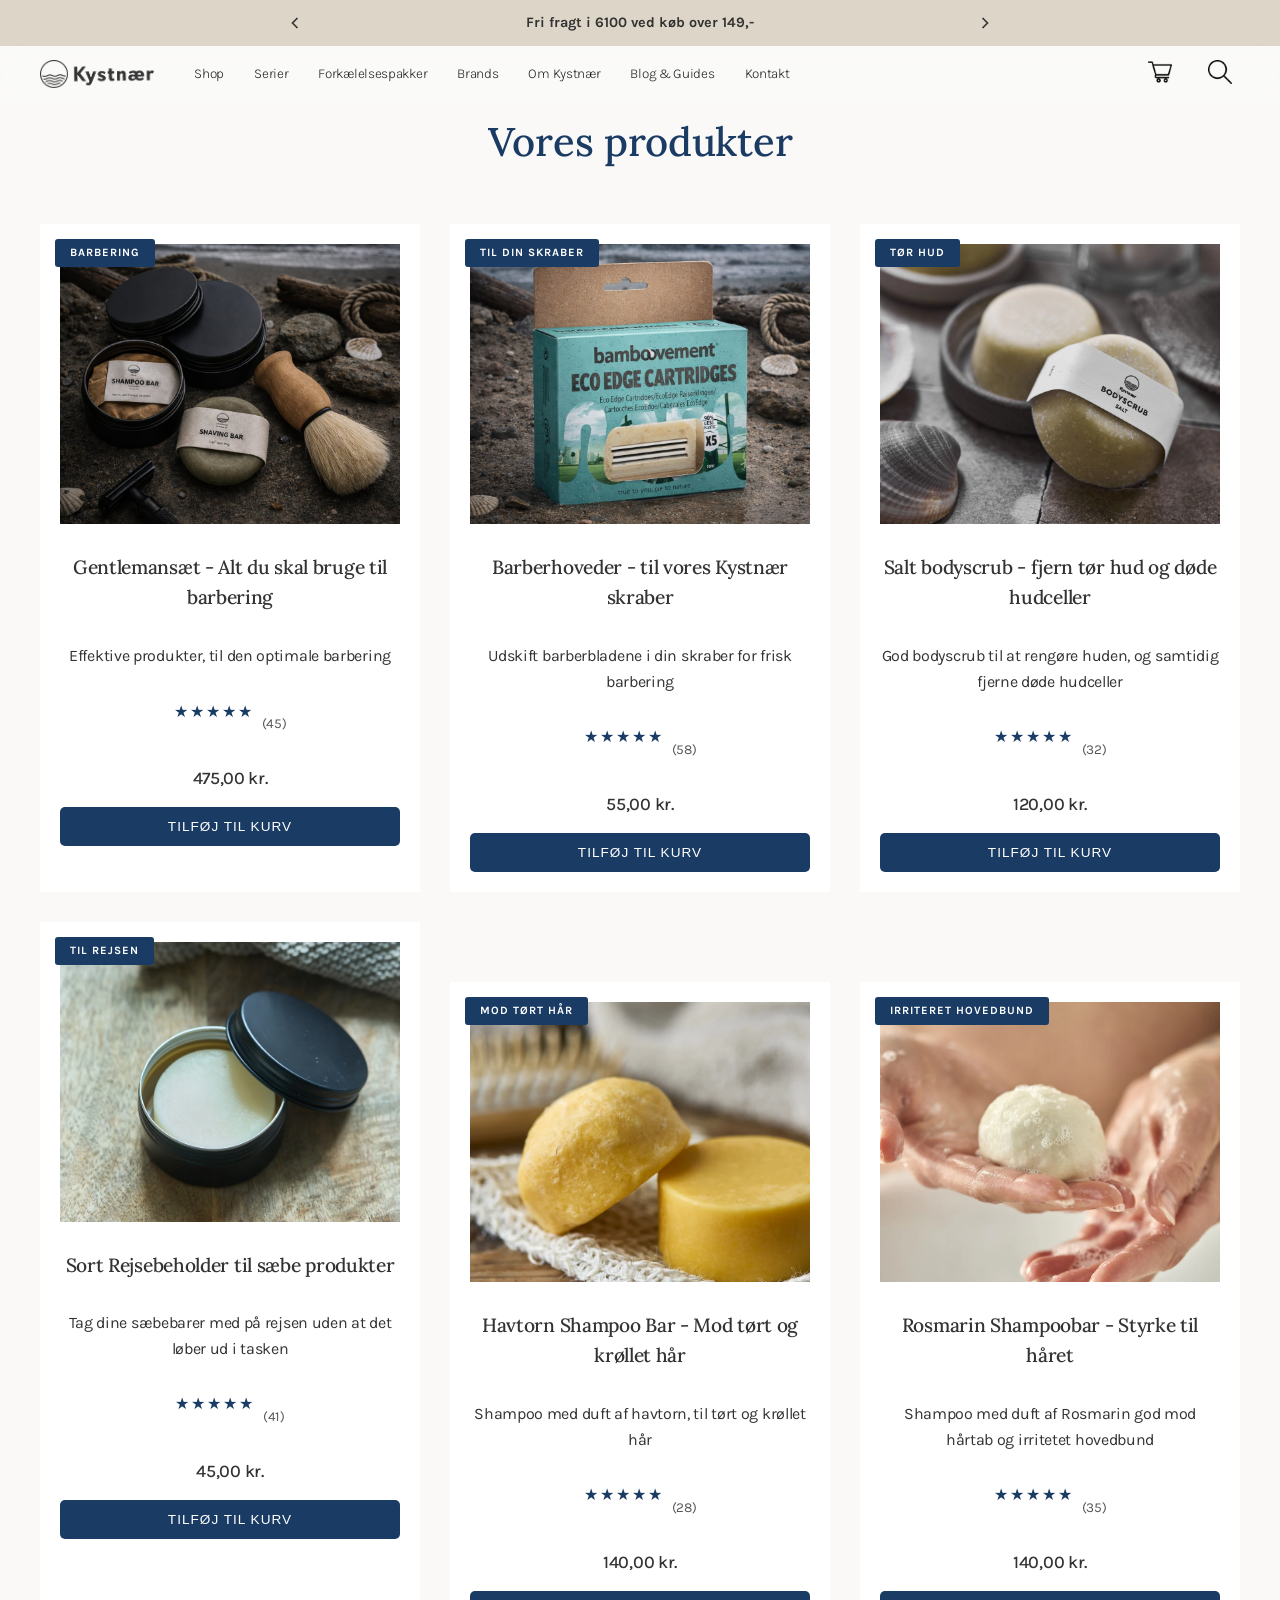
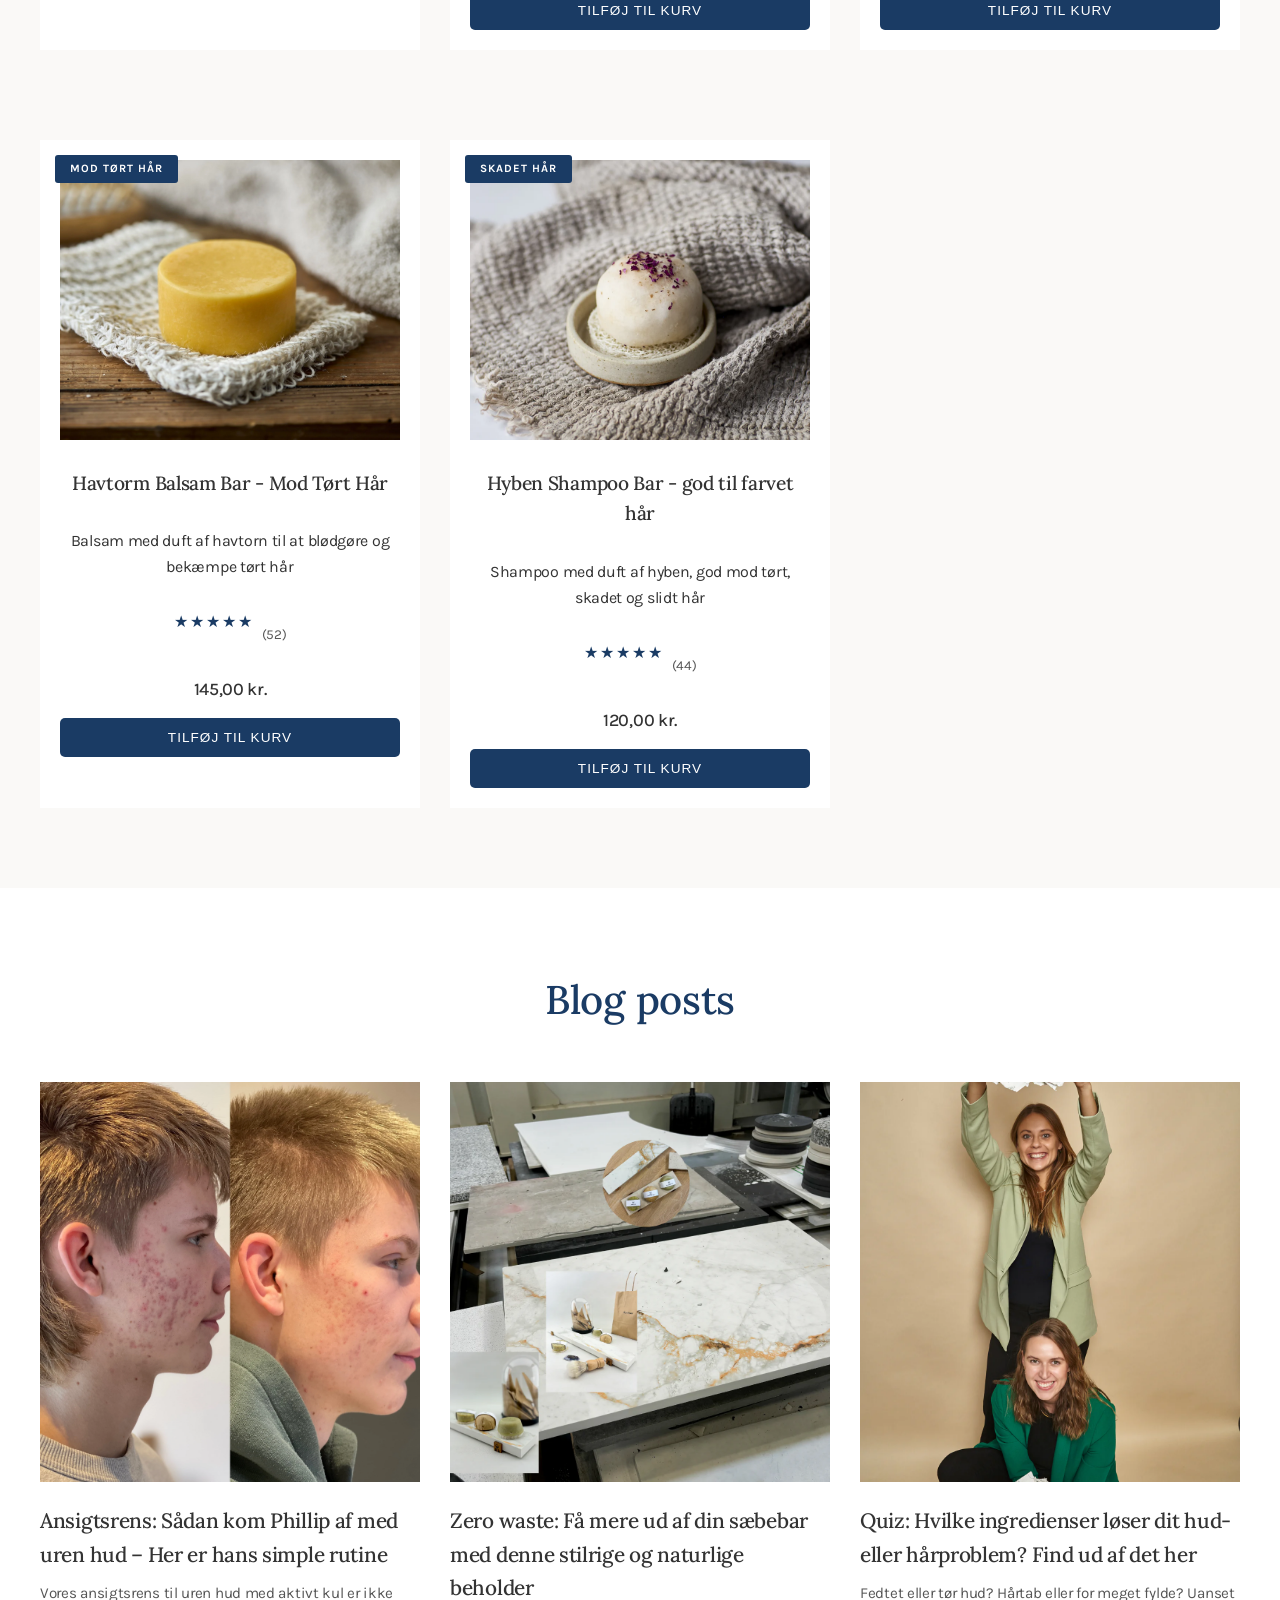
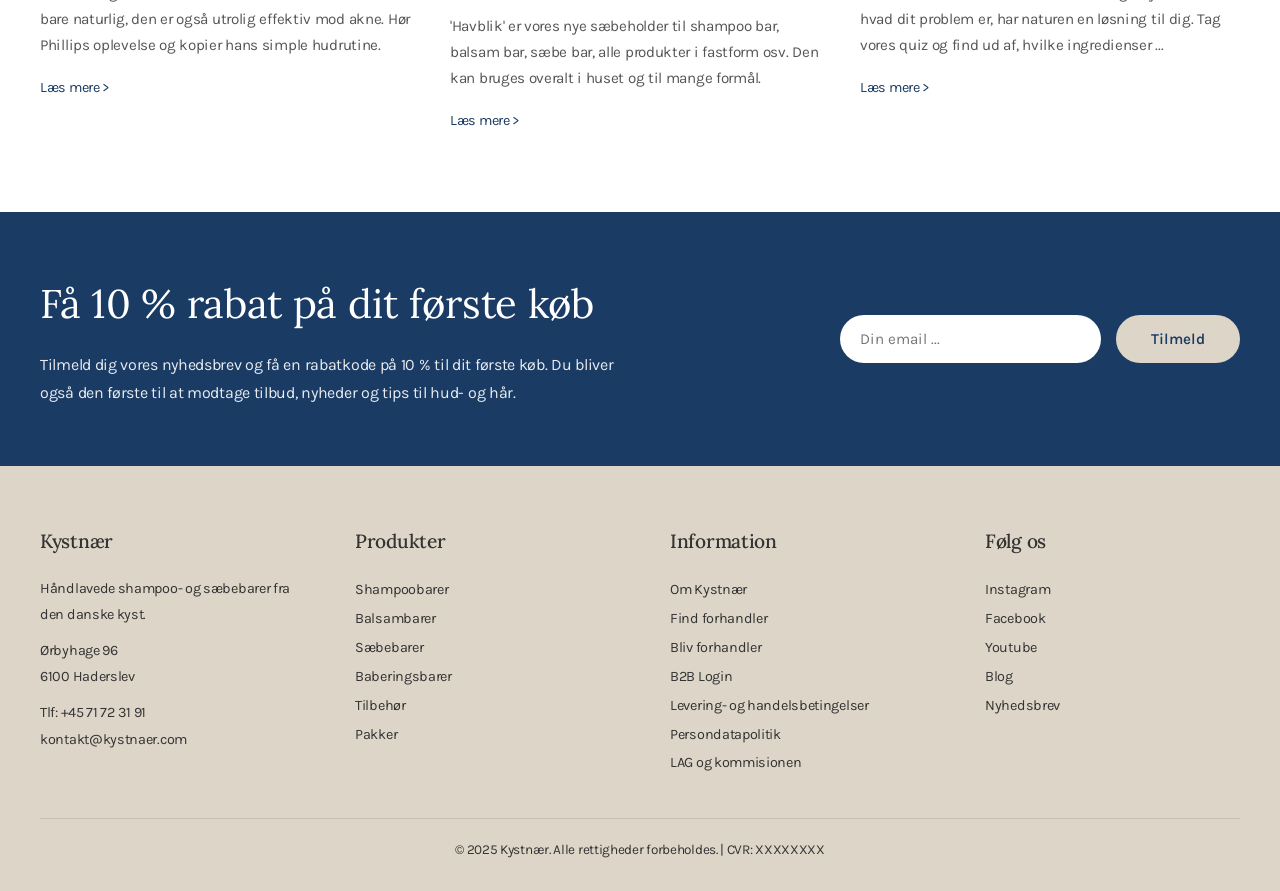
<file: alleprodukter.html>
<!DOCTYPE html>
<html lang="da">
<head>
    <meta charset="UTF-8">
    <meta name="viewport" content="width=device-width, initial-scale=1.0">
    <title>Produkter - Kystnær</title>
 <link rel="preconnect" href="https://fonts.googleapis.com">
<link rel="preconnect" href="https://fonts.gstatic.com" crossorigin>
<link href="https://fonts.googleapis.com/css2?family=Karla:ital,wght@0,200..800;1,200..800&family=Lora:ital,wght@0,400..700;1,400..700&display=swap" rel="stylesheet">
    <link rel="stylesheet" href="css/style.css">
</head>
<body class="produktliste-side">
    <!-- Skip Navigation Link - WCAG 2.4.1 -->
    <a href="#main-content" class="skip-link">Spring til hovedindhold</a>

   <!-- Topbar med slider -->
<aside class="topbar" id="topbar" aria-label="Tilbud og nyheder">
    <button type="button" class="arrow arrow-left" onclick="previousSlide()" aria-label="Forrige tilbud">
        <svg width="20" height="20" viewBox="0 0 24 24" fill="none" stroke="currentColor" stroke-width="2" aria-hidden="true">
            <polyline points="15 18 9 12 15 6"></polyline>
        </svg>
    </button>
    
    <div class="topbar-slider" aria-live="polite" aria-atomic="true">
        <div class="topbar-slide active">Fri fragt i 6100 ved køb over 149,-</div>
        <div class="topbar-slide">Fri fragt til DAO Pakkeshop ved køb over 499,-</div>
    </div>
    
    <button type="button" class="arrow arrow-right" onclick="nextSlide()" aria-label="Næste tilbud">
        <svg width="20" height="20" viewBox="0 0 24 24" fill="none" stroke="currentColor" stroke-width="2" aria-hidden="true">
            <polyline points="9 18 15 12 9 6"></polyline>
        </svg>
    </button>
</aside>

   <header class="transparent-header dark-nav">
    <!-- Hamburger Menu Button (kun synlig på mobil) -->
    <button type="button" class="mobile-menu-toggle" aria-label="Åbn menu" aria-expanded="false">
        <span class="hamburger-line"></span>
        <span class="hamburger-line"></span>
        <span class="hamburger-line"></span>
    </button>

    <div class="header-left">
        <a href="index.html" aria-label="Gå til forsiden">
            <img src="image/logokyst.png" alt="Kystnær Logo" class="logo-image">
        </a>

        <nav aria-label="Hovednavigation" class="main-nav">
            <!-- Primære links (altid synlige på mobil) -->
            <div class="primary-nav-links">
                <a href="alleprodukter.html">Shop</a>
                <a href="alleprodukter.html">Serier</a>
                <a href="alleprodukter.html">Forkælelsespakker</a>
            </div>
            
            <!-- Sekundære links (i dropdown på mobil) -->
            <div class="secondary-nav-links">
                <a href="#">Brands</a>
                <a href="#">Om Kystnær</a>
                <a href="#">Blog & Guides</a>
                <a href="#">Kontakt</a>
            </div>
        </nav>
    </div>

    <div class="icons">
        <button type="button" class="icon" aria-label="Indkøbskurv">
            <img src="image/cart-icon.png" alt="Indkøbskurv" class="icon-image">
        </button>
        <button type="button" class="icon" aria-label="Søg">
            <img src="image/search-icon.png" alt="Søg" class="icon-image">
        </button>
    </div>
</header>

   <!-- More Products -->
   <main id="main-content">
        <section class="products-section" aria-labelledby="products-heading">
            <h1 id="products-heading" class="section-title">Vores produkter</h1>
            <div class="products-grid">
                <!-- Produkt 1 -->
                <article class="product-item" aria-labelledby="product-1-title">
                    <div class="product-badge">BARBERING</div>
                    <a href="produktside.html" aria-label="Se mere om Gentlemansæt">
                        <img src="image/strandlion.jpg" alt="Gentleman pakke vist på strand" class="product-image">
                    </a>
                    <a href="produktside.html" class="product-link">
                        <h2 id="product-1-title" class="product-title">Gentlemansæt - Alt du skal bruge til barbering</h2>
                    </a>
                    <p class="product-description">Effektive produkter, til den optimale barbering</p>
                    <div class="product-rating">
                        <span class="stars" role="img" aria-label="5 ud af 5 stjerner">★★★★★</span>
                        <span class="rating-count">(45)</span>
                    </div>
                    <p class="product-price">475,00 kr.</p>
                    <button type="button" class="add-to-bag-btn" aria-label="Tilføj Gentlemansæt til kurv">TILFØJ TIL KURV</button>
                </article>

                <!-- Produkt 2 -->
                <article class="product-item" aria-labelledby="product-2-title">
                    <div class="product-badge">TIL DIN SKRABER</div>
                    <a href="produktside.html" aria-label="Barberhoveder til skraber">
                        <img src="image/Skrabere.png" alt="Barberhoveder" class="product-image">
                    </a>
                    <a href="produktside.html" class="product-link">
                        <h2 id="product-2-title" class="product-title">Barberhoveder - til vores Kystnær 
                            skraber</h2>
                    </a>
                    <p class="product-description">Udskift barberbladene i din skraber for frisk barbering</p>
                    <div class="product-rating">
                        <span class="stars" role="img" aria-label="5 ud af 5 stjerner">★★★★★</span>
                        <span class="rating-count">(58)</span>
                    </div>
                    <p class="product-price">55,00 kr.</p>
                    <button type="button" class="add-to-bag-btn" aria-label="Tilføj Barberhoveder til kurv">TILFØJ TIL KURV</button>
                </article>

                <!-- Produkt 3 -->
                <article class="product-item" aria-labelledby="product-3-title">
                    <div class="product-badge">TØR HUD</div>
                    <a href="produktside.html" aria-label="Salt bodyscrub">
                        <img src="image/hudpleje.jpg" alt="Salt Bodyscrub" class="product-image">
                    </a>
                    <a href="produktside.html" class="product-link">
                        <h2 id="product-3-title" class="product-title">Salt bodyscrub - fjern tør hud og døde hudceller</h2>
                    </a>
                    <p class="product-description">God bodyscrub til at rengøre huden, og samtidig fjerne døde hudceller</p>
                    <div class="product-rating">
                        <span class="stars" role="img" aria-label="5 ud af 5 stjerner">★★★★★</span>
                        <span class="rating-count">(32)</span>
                    </div>
                    <p class="product-price">120,00 kr.</p>
                    <button type="button" class="add-to-bag-btn" aria-label="Tilføj Havtorn Balsam til kurv">TILFØJ TIL KURV</button>
                </article>

                <!-- Produkt 4 -->
                <article class="product-item" aria-labelledby="product-4-title">
                    <div class="product-badge">TIL REJSEN</div>
                    <a href="produktside.html" aria-label="Beholder til dine sæbebare">
                        <img src="image/rejsebeholder.png" alt="Sort beholder til sæbe" class="product-image">
                    </a>
                    <a href="produktside.html" class="product-link">
                        <h2 id="product-4-title" class="product-title">Sort Rejsebeholder til sæbe produkter</h2>
                    </a>
                    <p class="product-description">Tag dine sæbebarer med på rejsen uden at det løber ud i tasken</p>
                    <div class="product-rating">
                        <span class="stars" role="img" aria-label="5 ud af 5 stjerner">★★★★★</span>
                        <span class="rating-count">(41)</span>
                    </div>
                    <p class="product-price">45,00 kr.</p>
                    <button type="button" class="add-to-bag-btn" aria-label="Tilføj Hyben Shampoo til kurv">TILFØJ TIL KURV</button>
                </article>

                <!-- Produkt 5 -->
                <article class="product-item product-item-bottom" aria-labelledby="product-5-title">
                    <div class="product-badge">MOD TØRT HÅR</div>
                    <a href="produktside.html" aria-label="Se mere om produkt">
                        <img src="image/havtornshampoo.jpg" alt="Havtorn Shampoo" class="product-image">
                    </a>
                    <a href="produktside.html" class="product-link">
                        <h2 id="product-5-title" class="product-title">Havtorn Shampoo Bar - Mod tørt og krøllet hår</h2>
                    </a>
                    <p class="product-description">Shampoo med duft af havtorn, til tørt og krøllet hår</p>
                    <div class="product-rating">
                        <span class="stars" role="img" aria-label="5 ud af 5 stjerner">★★★★★</span>
                        <span class="rating-count">(28)</span>
                    </div>
                    <p class="product-price">140,00 kr.</p>
                    <button type="button" class="add-to-bag-btn" aria-label="tilføj havtorn shampoo til kurv">TILFØJ TIL KURV</button>
                </article>

                <!-- Produkt 6 -->
                <article class="product-item product-item-bottom" aria-labelledby="product-6-title">
                    <div class="product-badge">IRRITERET HOVEDBUND</div>
                    <a href="produktside.html" aria-label="Se mere om produkt">
                        <img src="image/rosmarinshampoo.jpg" alt="Rosmarin Shampoo Bar" class="product-image">
                    </a>
                    <a href="produktside.html" class="product-link">
                        <h2 id="product-6-title" class="product-title">Rosmarin Shampoobar - Styrke til håret </h2>
                    </a>
                    <p class="product-description">Shampoo med duft af Rosmarin god mod hårtab og irritetet hovedbund</p>
                    <div class="product-rating">
                        <span class="stars" role="img" aria-label="5 ud af 5 stjerner">★★★★★</span>
                        <span class="rating-count">(35)</span>
                    </div>
                    <p class="product-price">140,00 kr.</p>
                    <button type="button" class="add-to-bag-btn" aria-label="Tilføj rosmarin shampoo bar til kurv">TILFØJ TIL KURV</button>
                </article>

                <!-- Produkt 7 -->
                <article class="product-item product-item-bottom" aria-labelledby="product-7-title">
                    <div class="product-badge">MOD TØRT HÅR</div>
                    <a href="produktside.html" aria-label="Se mere om produkt">
                        <img src="image/havtornbalsam.jpg" alt="Havtorn Balsam Bar" class="product-image">
                    </a>
                    <a href="produktside.html" class="product-link">
                        <h2 id="product-7-title" class="product-title">Havtorm Balsam Bar - Mod Tørt Hår</h2>
                    </a>
                    <p class="product-description">Balsam med duft af havtorn til at blødgøre og bekæmpe tørt hår</p>
                    <div class="product-rating">
                        <span class="stars" role="img" aria-label="5 ud af 5 stjerner">★★★★★</span>
                        <span class="rating-count">(52)</span>
                    </div>
                    <p class="product-price">145,00 kr.</p>
                    <button type="button" class="add-to-bag-btn" aria-label="Tilføj produkt til kurv">TILFØJ TIL KURV</button>
                </article>

                <!-- Produkt 8 -->
                <article class="product-item product-item-bottom" aria-labelledby="product-8-title">
                    <div class="product-badge">SKADET HÅR</div>
                    <a href="produktside.html" aria-label="Se mere om produkt">
                        <img src="image/hybenshampoo.jpg" alt="Hyben Shampoo Bar" class="product-image">
                    </a>
                    <a href="produktside.html" class="product-link">
                        <h2 id="product-8-title" class="product-title">Hyben Shampoo Bar - god til farvet hår</h2>
                    </a>
                    <p class="product-description">Shampoo med duft af hyben, god mod tørt, skadet og slidt hår </p>
                    <div class="product-rating">
                        <span class="stars" role="img" aria-label="5 ud af 5 stjerner">★★★★★</span>
                        <span class="rating-count">(44)</span>
                    </div>
                    <p class="product-price">120,00 kr.</p>
                    <button type="button" class="add-to-bag-btn" aria-label="Tilføj produkt til kurv">TILFØJ TIL KURV</button>
                </article>
            </div>
        </section>

     <section class="blog-section" aria-labelledby="blog-heading">
    <h2 id="blog-heading" class="section-title">Blog posts</h2>
    <div class="blog-grid">
        <article class="blog-card">
            <img src="image/phillip.png" alt="Mand med uren ud, der er forsvundet" class="blog-image">
            <h3 class="blog-title">Ansigtsrens: Sådan kom Phillip af med uren hud – Her er hans simple rutine</h3>
            <p class="blog-excerpt">Vores ansigtsrens til uren hud med aktivt kul er ikke bare naturlig, den er også utrolig effektiv mod akne. Hør Phillips oplevelse og kopier hans simple hudrutine.</p>
            <a href="#" class="blog-link" aria-label="Læs mere om Ansigtsrens med Aktivt kul">Læs mere ></a>
        </article>
        
        <article class="blog-card">
            <img src="image/reshapewaste.jpg" alt="Zero waste sæbeholder" class="blog-image">
            <h3 class="blog-title">Zero waste: Få mere ud af din sæbebar med denne stilrige og naturlige beholder</h3>
            <p class="blog-excerpt">'Havblik' er vores nye sæbeholder til shampoo bar, balsam bar, sæbe bar, alle produkter i fastform osv. Den kan bruges overalt i huset og til mange formål.</p>
            <a href="#" class="blog-link" aria-label="Læs mere om Zero waste sæbeholder">Læs mere ></a>
        </article>
        
        <article class="blog-card">
            <img src="image/mewalii.jpg" alt="Kystnær produkter i kurv" class="blog-image">
            <h3 class="blog-title">Quiz: Hvilke ingredienser løser dit hud- eller hårproblem? Find ud af det her</h3>
            <p class="blog-excerpt">Fedtet eller tør hud? Hårtab eller for meget fylde? Uanset hvad dit problem er, har naturen en løsning til dig. Tag vores quiz og find ud af, hvilke ingredienser ...</p>
            <a href="#" class="blog-link" aria-label="Læs mere om ingredienser quiz">Læs mere ></a>
        </article>
    </div>
</section>

<!-- Newsletter Section -->
<section class="newsletter-section">
    <div class="newsletter-container">
        <div class="newsletter-content">
            <h2>Få 10 % rabat på dit første køb</h2>
            <p>Tilmeld dig vores nyhedsbrev og få en rabatkode på 10 % til dit første køb. Du bliver også den første til at modtage tilbud, nyheder og tips til hud- og hår.</p>
        </div>
        <form class="newsletter-form-inline" aria-label="Tilmeld nyhedsbrev">
            <input type="email" id="newsletter-email-inline" name="email" placeholder="Din email ..." aria-label="E-mail adresse" required>
            <button type="submit">Tilmeld</button>
        </form>
    </div>
</section>
    </main>


<!-- Footer -->
<footer>
    <div class="footer-content">
        <div class="footer-section">
    <h2>Kystnær</h2>
    <p>Håndlavede shampoo- og sæbebarer fra den danske kyst.</p>
    <p>Ørbyhage 96<br>6100 Haderslev</p>
    <p>Tlf: +45 71 72 31 91<br>
    <a href="mailto:kontakt@kystnaer.com">kontakt@kystnaer.com</a></p>
</div>
        
        <div class="footer-section">
            <h2>Produkter</h2>
            <nav aria-label="Produktnavigation">
                <a href="#">Shampoobarer</a>
                <a href="#">Balsambarer</a>
                <a href="#">Sæbebarer</a>
                <a href="#">Baberingsbarer</a>
                <a href="#">Tilbehør</a>
                <a href="#">Pakker</a>
            </nav>
        </div>
        
        <div class="footer-section">
            <h2>Information</h2>
            <nav aria-label="Informationsnavigation">
                <a href="#">Om Kystnær</a>
                <a href="#">Find forhandler</a>
                <a href="#">Bliv forhandler</a>
                <a href="#">B2B Login</a>
                <a href="#">Levering- og handelsbetingelser</a>
                <a href="#">Persondatapolitik</a>
                <a href="#">LAG og kommisionen</a>
            </nav>
        </div>
        
        <div class="footer-section">
            <h2>Følg os</h2>
            <nav aria-label="Sociale medier">
                <a href="#">Instagram</a>
                <a href="#">Facebook</a>
                <a href="#">Youtube</a>
                <a href="#">Blog</a>
                <a href="#">Nyhedsbrev</a>
            </nav>
        </div>
    </div>
        <div class="footer-bottom">
            <p>© 2025 Kystnær. Alle rettigheder forbeholdes. | CVR: XXXXXXXX</p>
        </div>
    </footer>

    <!-- Link til JavaScript -->
    <script src="js/slider.js"></script>
</body>
</html>
</file>
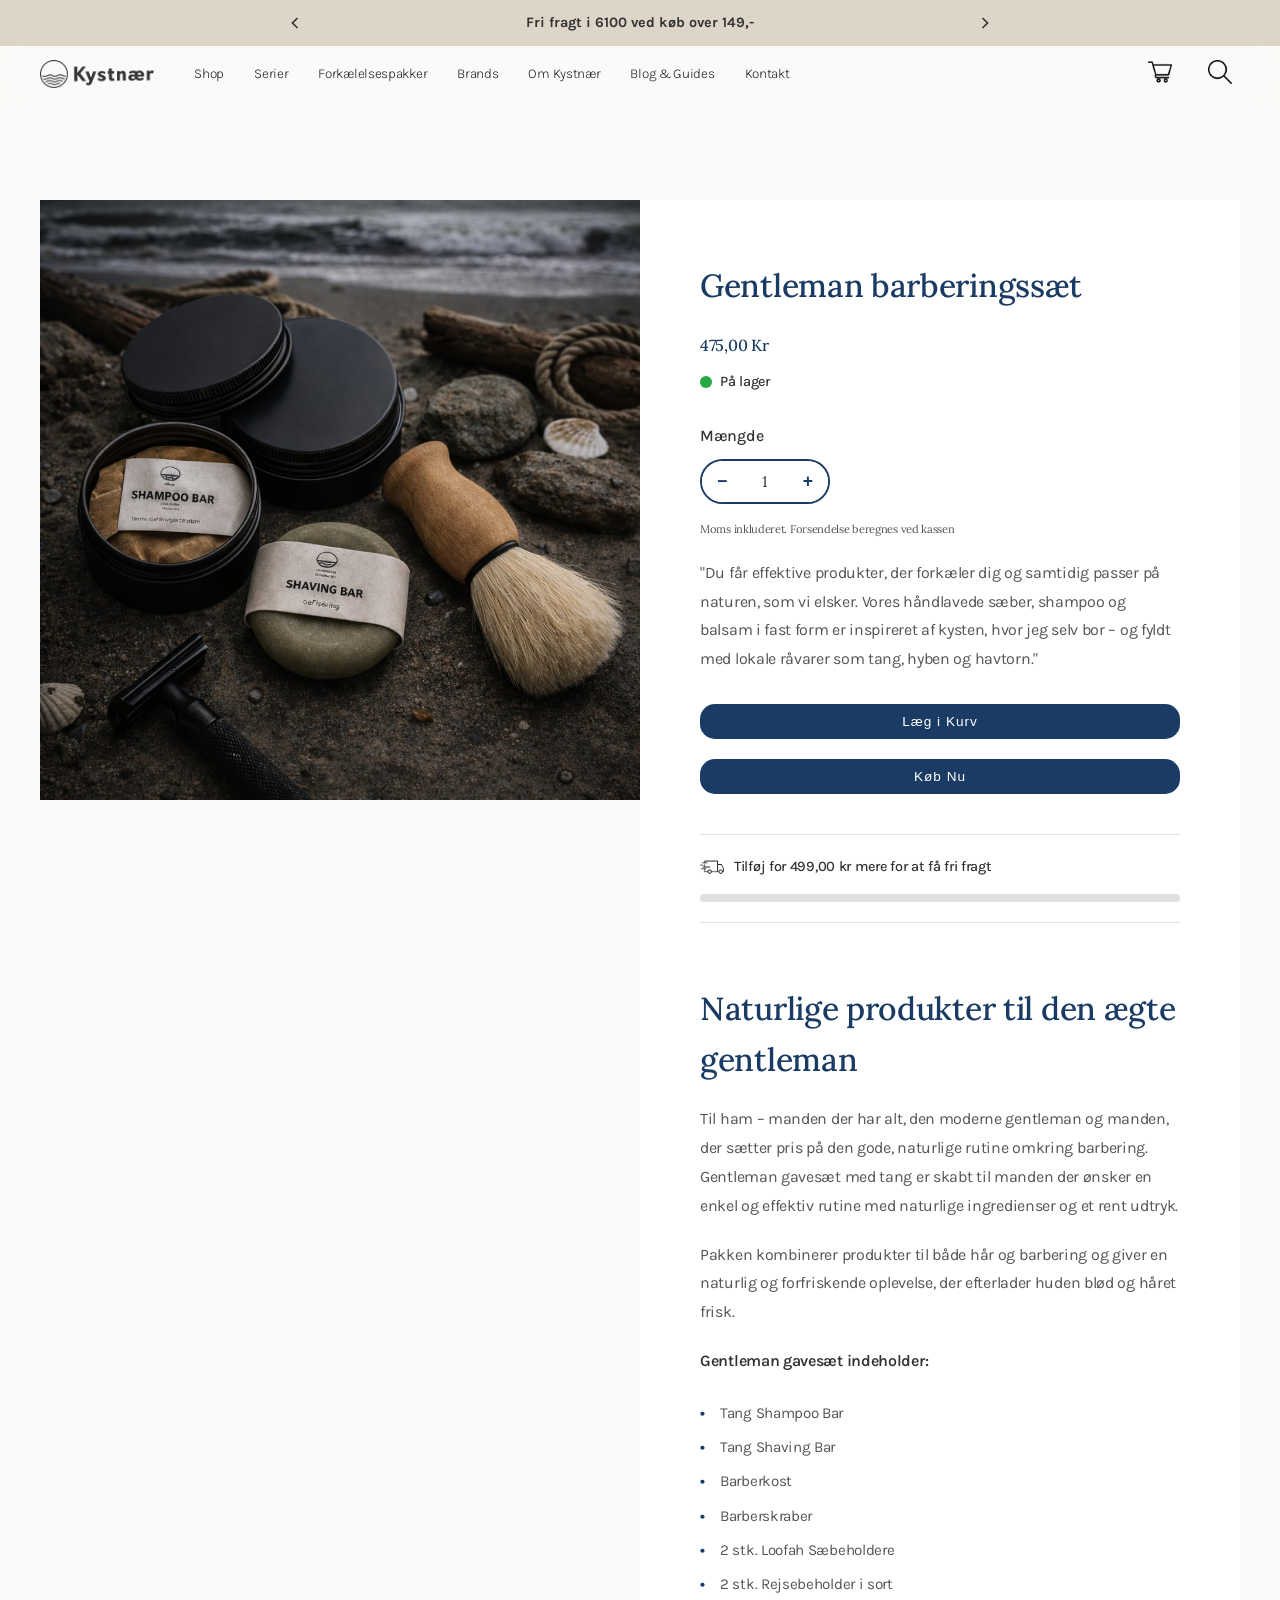
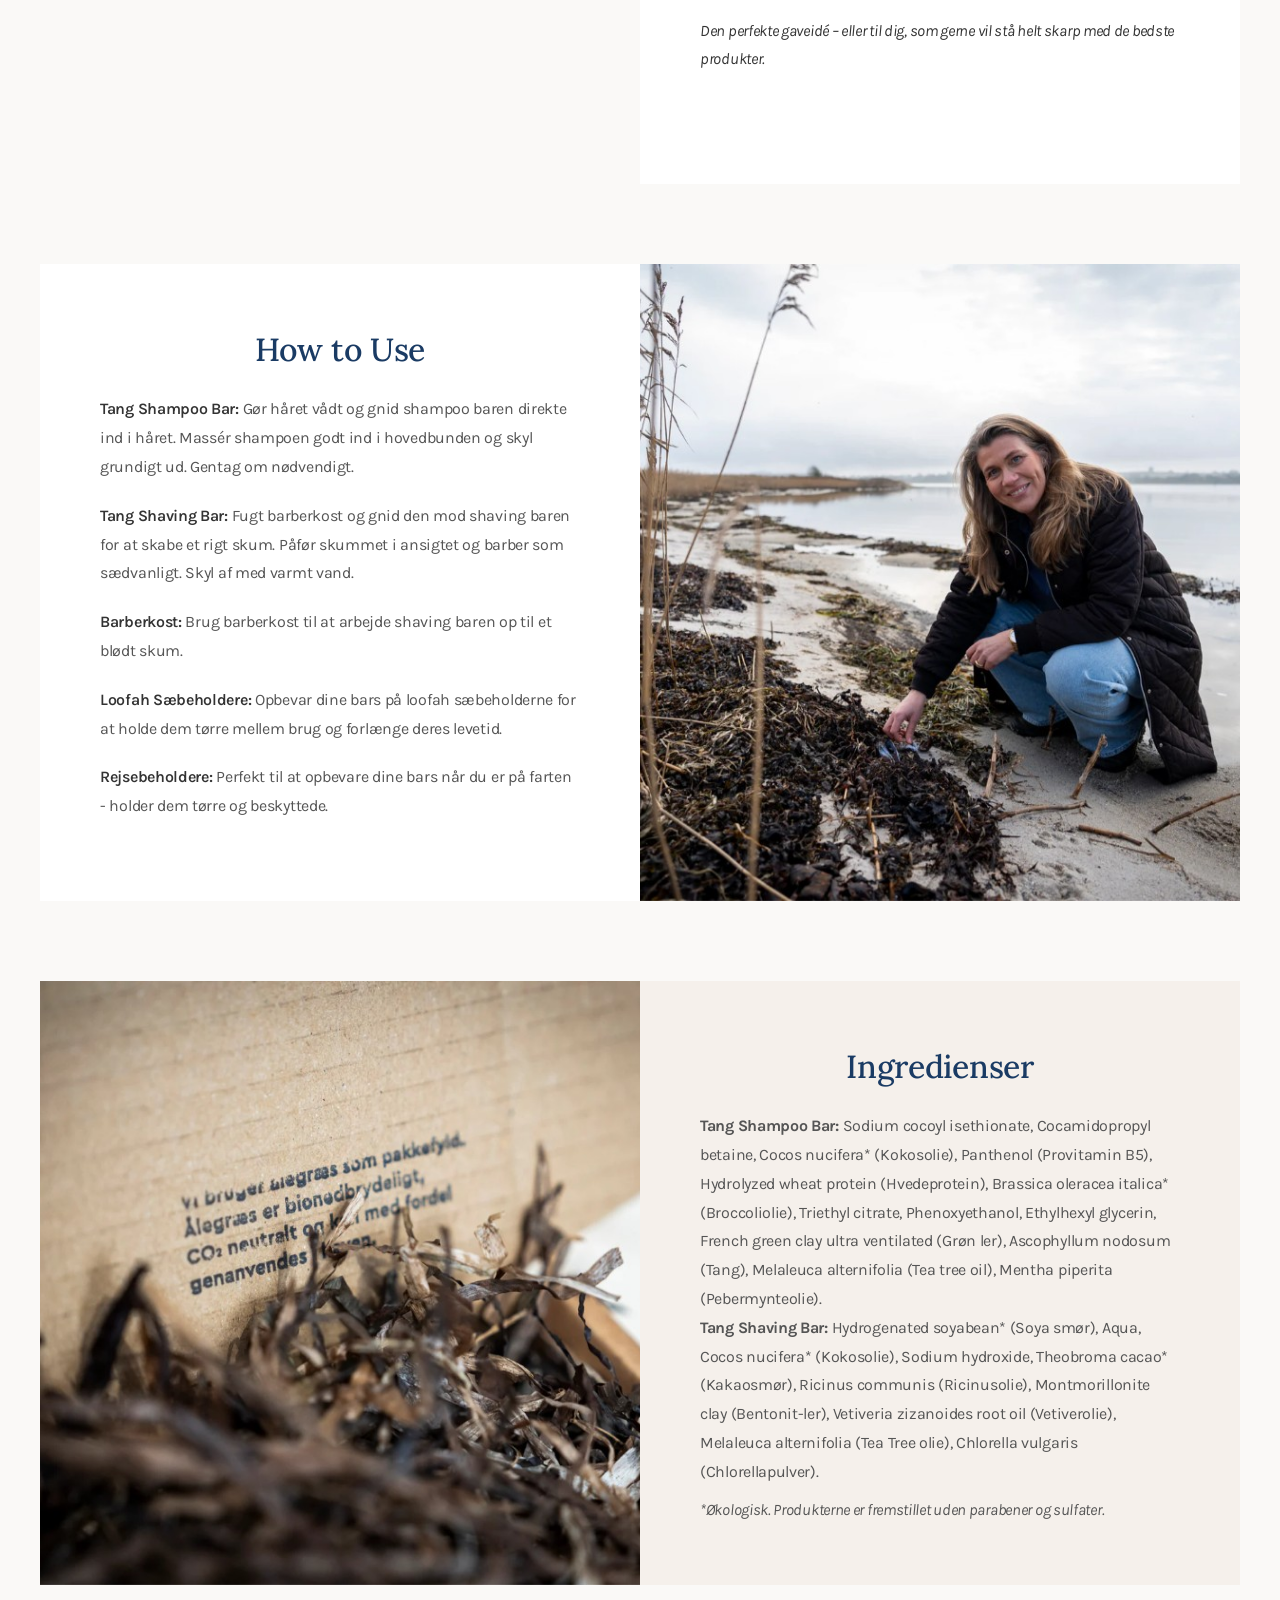
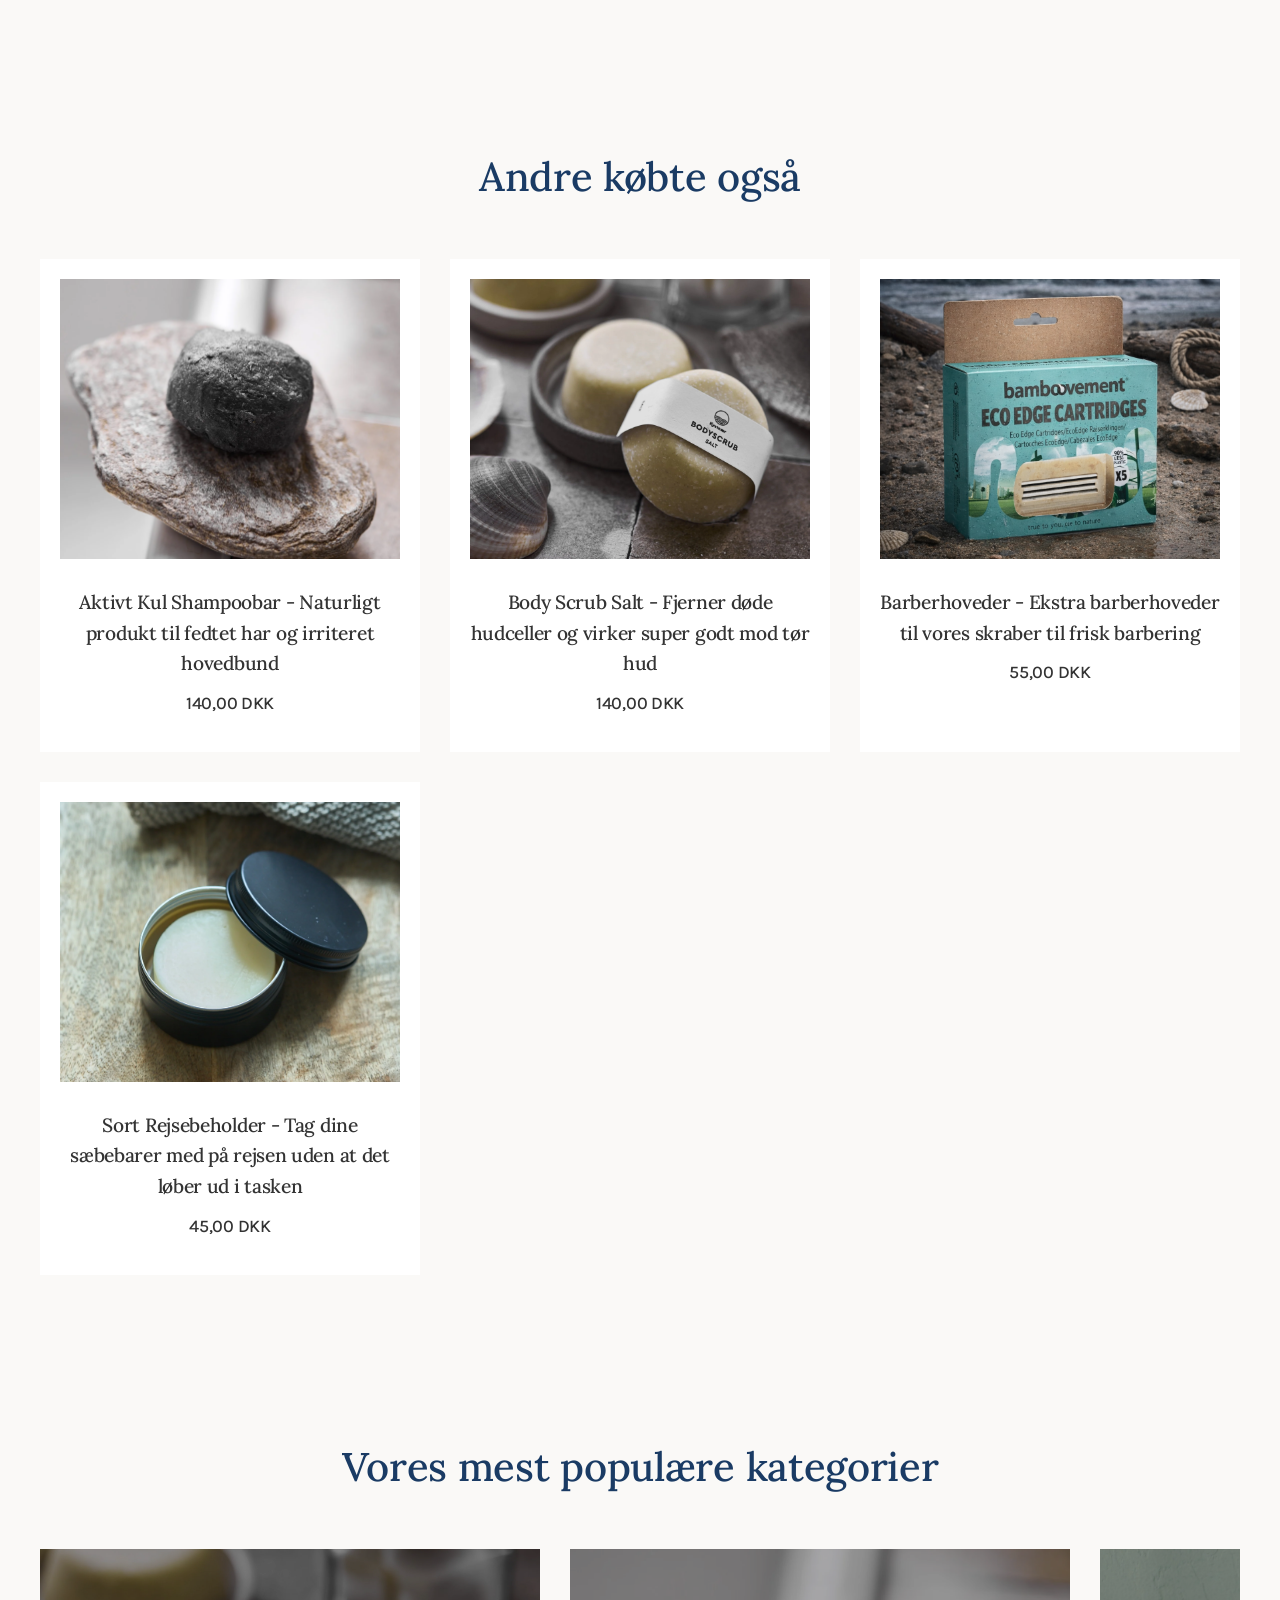
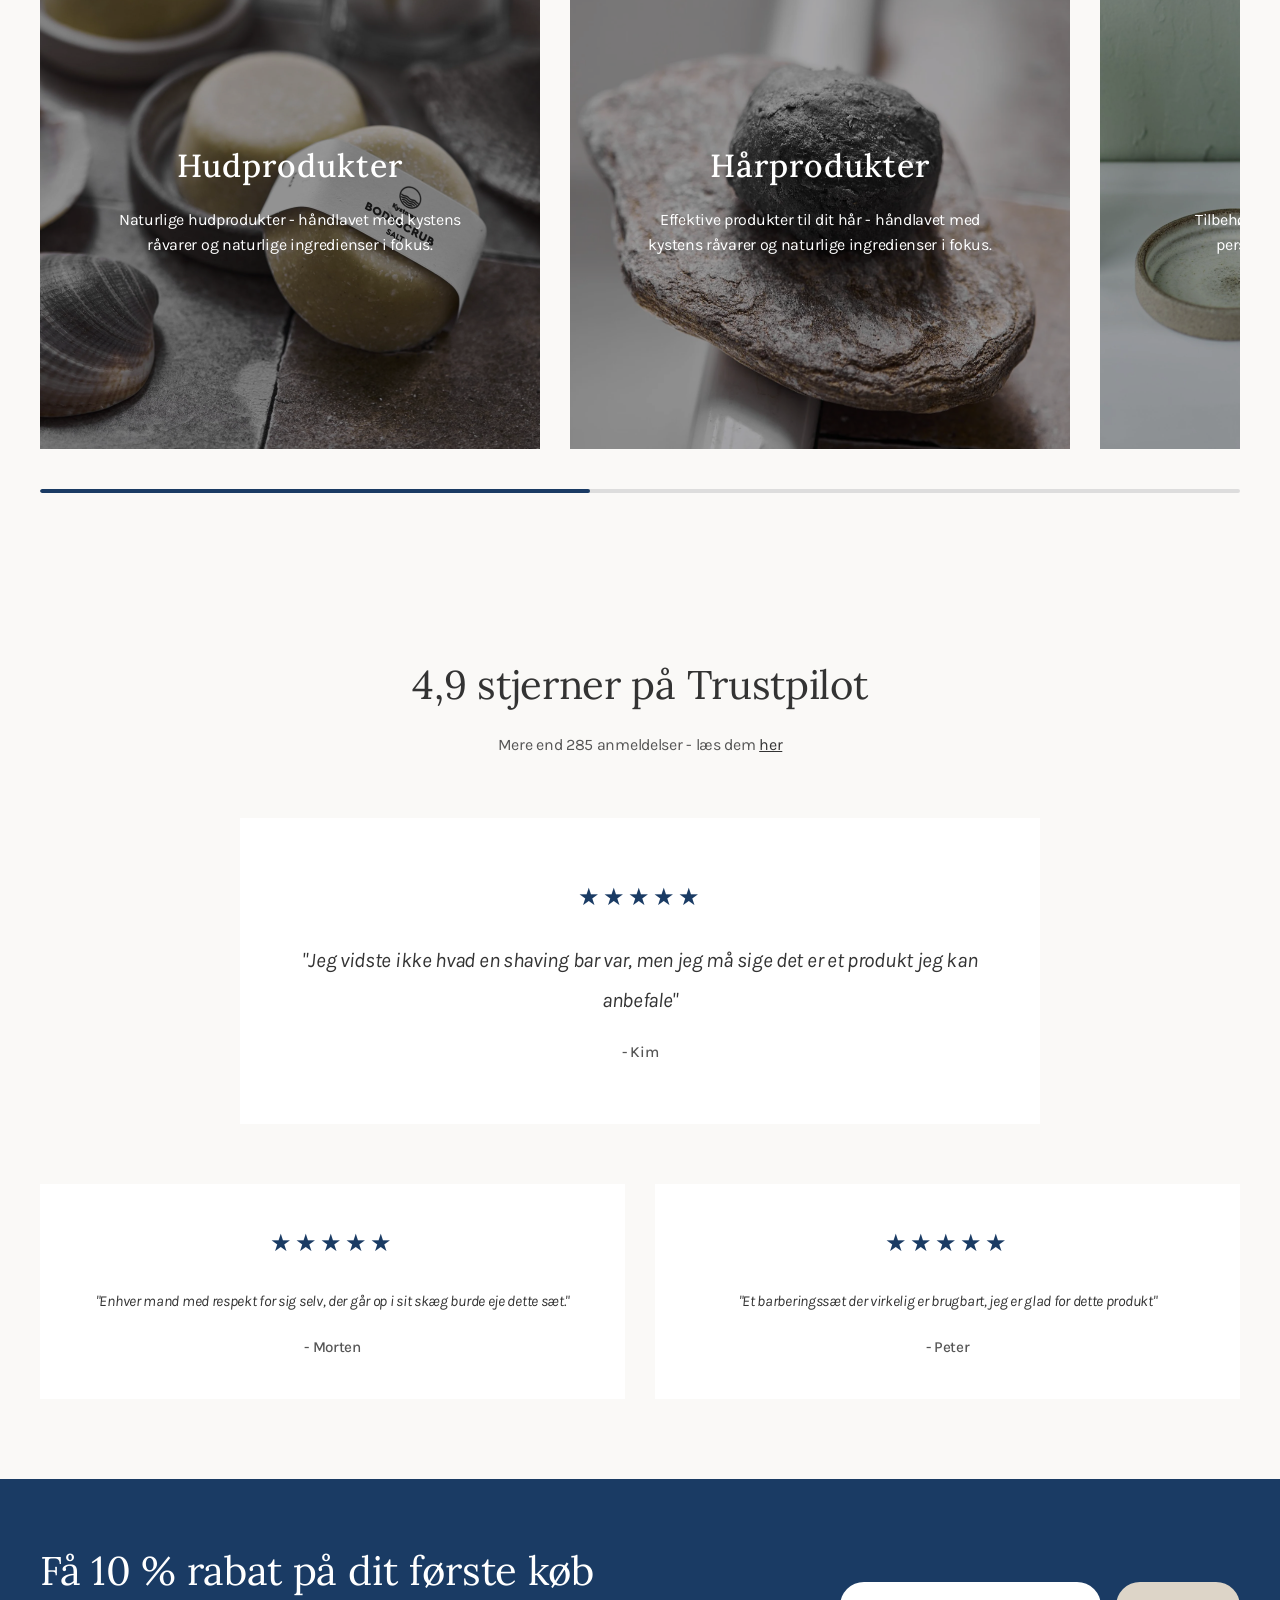
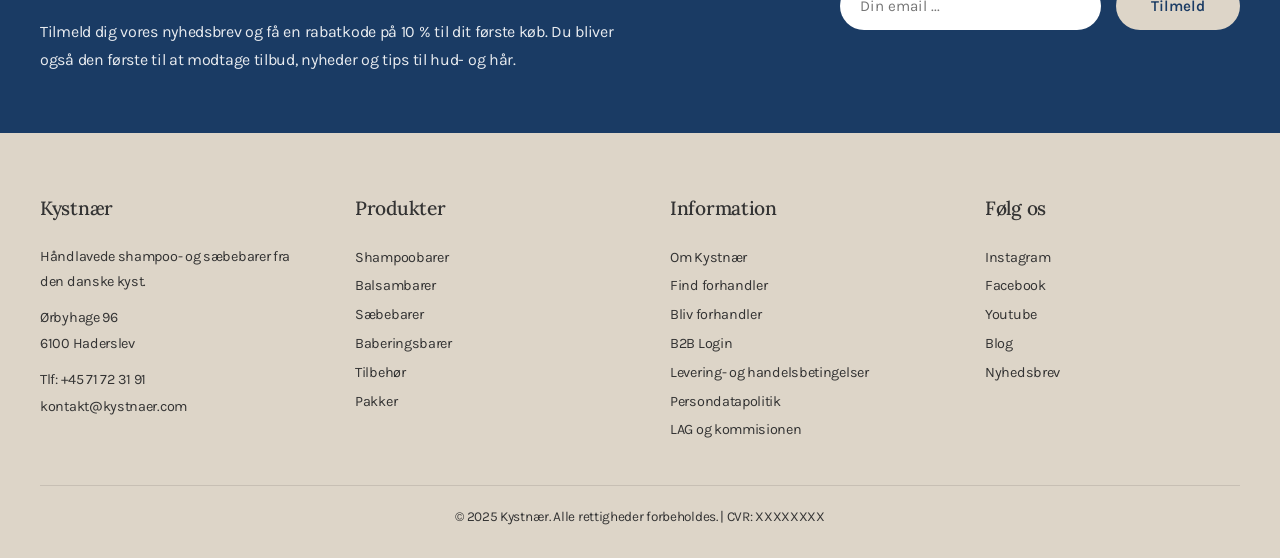
<file: produktside.html>
<!DOCTYPE html>
<html lang="da">
<head>
    <meta charset="UTF-8">
    <meta name="viewport" content="width=device-width, initial-scale=1.0">
    <title>Gentleman barberingssæt - Kystnær</title>
   <link rel="preconnect" href="https://fonts.googleapis.com">
<link rel="preconnect" href="https://fonts.gstatic.com" crossorigin>
<link href="https://fonts.googleapis.com/css2?family=Karla:ital,wght@0,200..800;1,200..800&family=Lora:ital,wght@0,400..700;1,400..700&display=swap" rel="stylesheet">
    <link rel="stylesheet" href="css/style.css">
</head>
<body>
    <!-- Skip Navigation Link -->
    <a href="#main-content" class="skip-link">Spring til hovedindhold</a>

    <!-- Topbar med slider -->
<aside class="topbar" id="topbar" aria-label="Tilbud og nyheder">
    <button type="button" class="arrow arrow-left" onclick="previousSlide()" aria-label="Forrige tilbud">
        <svg width="20" height="20" viewBox="0 0 24 24" fill="none" stroke="currentColor" stroke-width="2" aria-hidden="true">
            <polyline points="15 18 9 12 15 6"></polyline>
        </svg>
    </button>
    
    <div class="topbar-slider" aria-live="polite" aria-atomic="true">
        <div class="topbar-slide active">Fri fragt i 6100 ved køb over 149,-</div>
        <div class="topbar-slide">Fri fragt til DAO Pakkeshop ved køb over 499,-</div>
    </div>
    
    <button type="button" class="arrow arrow-right" onclick="nextSlide()" aria-label="Næste tilbud">
        <svg width="20" height="20" viewBox="0 0 24 24" fill="none" stroke="currentColor" stroke-width="2" aria-hidden="true">
            <polyline points="9 18 15 12 9 6"></polyline>
        </svg>
    </button>
</aside>

    <header class="transparent-header dark-nav">
    <!-- Hamburger Menu Button (kun synlig på mobil) -->
    <button type="button" class="mobile-menu-toggle" aria-label="Åbn menu" aria-expanded="false">
        <span class="hamburger-line"></span>
        <span class="hamburger-line"></span>
        <span class="hamburger-line"></span>
    </button>

    <div class="header-left">
        <a href="index.html" aria-label="Gå til forsiden">
            <img src="image/logokyst.png" alt="Kystnær Logo" class="logo-image">
        </a>

        <nav aria-label="Hovednavigation" class="main-nav">
            <!-- Primære links (altid synlige på mobil) -->
            <div class="primary-nav-links">
                <a href="alleprodukter.html">Shop</a>
                <a href="alleprodukter.html">Serier</a>
                <a href="alleprodukter.html">Forkælelsespakker</a>
            </div>
            
            <!-- Sekundære links (i dropdown på mobil) -->
            <div class="secondary-nav-links">
                <a href="#">Brands</a>
                <a href="#">Om Kystnær</a>
                <a href="#">Blog & Guides</a>
                <a href="#">Kontakt</a>
            </div>
        </nav>
    </div>

    <div class="icons">
        <button type="button" class="icon" aria-label="Indkøbskurv">
            <img src="image/cart-icon.png" alt="Indkøbskurv" class="icon-image">
        </button>
        <button type="button" class="icon" aria-label="Søg">
            <img src="image/search-icon.png" alt="Søg" class="icon-image">
        </button>
    </div>
</header>

    <!-- Hero section Produktside -->
    <main id="main-content">
        <section class="Produktsidesection" aria-labelledby="product-title">
            <img src="image/strandlion.jpg" alt="Gentleman barberingssæt produktbillede" class="produktside-image">
            <div class="produktside-text">
                <h1 id="product-title">Gentleman barberingssæt</h1>
                <p class="pricetag">475,00 Kr</p>
                
                <!-- På lager indikator -->
                <div class="stock-status" role="status" aria-live="polite">
                    <span class="stock-dot" aria-hidden="true"></span>
                    <span class="stock-text">På lager</span>
                </div>
                
                <!-- Mængde selector -->
                <label for="quantity" class="quantity-label">Mængde</label>
                <div class="quantity-selector" role="group" aria-label="Vælg mængde">
                    <button type="button" class="quantity-btn" onclick="decreaseQuantity()" aria-label="Reducer mængde">−</button>
                    <input type="number" id="quantity" class="quantity-input" value="1" min="1" max="99" aria-label="Antal produkter">
                    <button type="button" class="quantity-btn" onclick="increaseQuantity()" aria-label="Forøg mængde">+</button>
                </div>
                
                <p class="moms">Moms inkluderet. Forsendelse beregnes ved kassen</p>
                <p>"Du får effektive produkter, der forkæler dig og samtidig passer på naturen, som vi elsker. Vores håndlavede sæber, shampoo og balsam i fast form er inspireret af kysten, hvor jeg selv bor – og fyldt med lokale råvarer som tang, hyben og havtorn."</p>

                <button type="button" class="btn" aria-label="Læg Gentleman barberingssæt i kurv">Læg i Kurv</button>
                <button type="button" class="btn" aria-label="Køb Gentleman barberingssæt nu">Køb Nu</button>

                <!-- Fragt progress bar -->
<div class="shipping-progress" role="region" aria-label="Fragtinformation">
    <div class="shipping-info">
        <img src="image/truck-icon.png" alt="" class="shipping-icon" aria-hidden="true">
        <span class="shipping-text">Tilføj for 499,00 kr mere for at få fri fragt</span>
    </div>
    <div class="progress-bar" role="progressbar" aria-valuenow="0" aria-valuemin="0" aria-valuemax="100" aria-label="Fremskridt mod fri fragt">
        <div class="progress-fill" style="width: 0%;"></div>
    </div>
</div>

                <!-- Produkt beskrivelse -->
                <div class="product-description">
                    <h2>Naturlige produkter til den ægte gentleman</h2>
                    <p>Til ham – manden der har alt, den moderne gentleman og manden, der sætter pris på den gode, naturlige rutine omkring barbering. Gentleman gavesæt med tang er skabt til manden der ønsker en enkel og effektiv rutine med naturlige ingredienser og et rent udtryk.</p>
                    <p>Pakken kombinerer produkter til både hår og barbering og giver en naturlig og forfriskende oplevelse, der efterlader huden blød og håret frisk.</p>
                    <p><strong>Gentleman gavesæt indeholder:</strong></p>
                    <ul>
                        <li>Tang Shampoo Bar</li>
                        <li>Tang Shaving Bar</li>
                        <li>Barberkost</li>
                        <li>Barberskraber</li>
                        <li>2 stk. Loofah Sæbeholdere</li>
                        <li>2 stk. Rejsebeholder i sort</li>
                        
                    </ul>
                    <p><em>Den perfekte gaveidé – eller til dig, som gerne vil stå helt skarp med de bedste produkter.</em></p>
                </div>
            </div>
        </section>
 <!-- How to Use Section -->
        <section class="how-to-use-section" aria-labelledby="how-to-use-heading">
            <div class="how-to-use-text">
                <h2 id="how-to-use-heading">How to Use</h2>
                <p><strong>Tang Shampoo Bar:</strong> Gør håret vådt og gnid shampoo baren direkte ind i håret. Massér shampoen godt ind i hovedbunden og skyl grundigt ud. Gentag om nødvendigt.</p>
                <p><strong>Tang Shaving Bar:</strong> Fugt barberkost og gnid den mod shaving baren for at skabe et rigt skum. Påfør skummet i ansigtet og barber som sædvanligt. Skyl af med varmt vand.</p>
                <p><strong>Barberkost:</strong> Brug barberkost til at arbejde shaving baren op til et blødt skum.</p>
                <p><strong>Loofah Sæbeholdere:</strong> Opbevar dine bars på loofah sæbeholderne for at holde dem tørre mellem brug og forlænge deres levetid.</p>
                <p><strong>Rejsebeholdere:</strong> Perfekt til at opbevare dine bars når du er på farten - holder dem tørre og beskyttede.</p>
            </div>
            <img src="image/founder.jpg" alt="Sådan bruger du produktet" class="how-to-use-image">
        </section>

        <!-- Ingredients Section -->
       <section class="ingredients-section" aria-labelledby="ingredients-heading">
    <img src="image/ingredienser.jpg" alt="Naturlige ingredienser fra kysten" class="ingredients-image">
    <div class="ingredients-text">
        <h2 id="ingredients-heading">Ingredienser</h2>
        <p><strong>Tang Shampoo Bar:</strong> Sodium cocoyl isethionate, Cocamidopropyl betaine, Cocos nucifera* (Kokosolie), Panthenol (Provitamin B5), Hydrolyzed wheat protein (Hvedeprotein), Brassica oleracea italica* (Broccoliolie), Triethyl citrate, Phenoxyethanol, Ethylhexyl glycerin, French green clay ultra ventilated (Grøn ler), Ascophyllum nodosum (Tang), Melaleuca alternifolia (Tea tree oil), Mentha piperita (Pebermynteolie).</p>
        <p><strong>Tang Shaving Bar:</strong> Hydrogenated soyabean* (Soya smør), Aqua, Cocos nucifera* (Kokosolie), Sodium hydroxide, Theobroma cacao* (Kakaosmør), Ricinus communis (Ricinusolie), Montmorillonite clay (Bentonit-ler), Vetiveria zizanoides root oil (Vetiverolie), Melaleuca alternifolia (Tea Tree olie), Chlorella vulgaris (Chlorellapulver).</p>
        <p class="ingredients-note"><em>*Økologisk. Produkterne er fremstillet uden parabener og sulfater.</em></p>
    </div>
</section>
        <!-- More Products -->
        <section class="products-section" aria-labelledby="related-products-heading">
            <h2 id="related-products-heading" class="section-title">Andre købte også</h2>
            <div class="products-grid">
                <article class="product-card">
                    <img src="image/Shampoo.jpg" alt="Aktivt Kul Shampoobar" class="product-image">
                    <h3 class="product-title">Aktivt Kul Shampoobar - Naturligt produkt til fedtet har og irriteret hovedbund</h3>
                    <p class="product-price">140,00 DKK</p>
                </article>
                <article class="product-card">
                    <img src="image/hudpleje.jpg" alt="Body Scrub" class="product-image">
                    <h3 class="product-title">Body Scrub Salt - Fjerner døde hudceller og virker super godt mod tør hud </h3>
                    <p class="product-price">140,00 DKK</p>
                </article>
                <article class="product-card">
                    <img src="image/Skrabere.png" alt="Barberhoveder" class="product-image">
                    <h3 class="product-title">Barberhoveder - Ekstra barberhoveder til vores skraber til frisk barbering</h3>
                    <p class="product-price">55,00 DKK</p>
                </article>
                <article class="product-card">
                    <img src="image/rejsebeholder.png" alt="Rejsebeholder" class="product-image">
                    <h3 class="product-title">Sort Rejsebeholder - Tag dine sæbebarer med på rejsen uden at det løber ud i tasken</h3>
                    <p class="product-price">45,00 DKK</p>
                </article>
            </div>
        </section>

        <!-- Product Categories Slider -->
        <section class="product-categories-section" aria-labelledby="categories-heading">
            <h2 id="categories-heading" class="section-title">Vores mest populære kategorier</h2>
            <div class="categories-slider">
                <div class="category-cards-container" id="categoryCardsContainer" role="region" aria-label="Produktkategorier">
                    
                    <!-- Kategori 1 - Hudpleje -->
                    <a href="alleprodukter.html" class="category-card-link" aria-label="Gå til alle vores produkter">
                        <article class="category-card">
                            <img src="image/hudpleje.jpg" alt="Hud produkter" class="category-image">
                            <div class="category-overlay">
                                <h3 class="category-title">Hudprodukter</h3>
                                <p class="category-description">Naturlige hudprodukter - håndlavet med kystens råvarer og naturlige ingredienser i fokus.</p>
                            </div>
                        </article>
                    </a>
                    
                    <!-- Kategori 2 - Hårpleje -->
                    <a href="alleprodukter.html" class="category-card-link" aria-label="Gå til alle vores produkter">
                        <article class="category-card">
                            <img src="image/Shampoo.jpg" alt="Hår produkter" class="category-image">
                            <div class="category-overlay">
                                <h3 class="category-title">Hårprodukter</h3>
                                <p class="category-description">Effektive produkter til dit hår - håndlavet med kystens råvarer og naturlige ingredienser i fokus.</p>
                            </div>
                        </article>
                    </a>
                    
                    <!-- Kategori 3 - Tilbehør -->
                    <a href="alleprodukter.html" class="category-card-link" aria-label="Gå til alle vores produkter">
                        <article class="category-card">
                            <img src="image/tilbehoer.jpg" alt="Tilbehør" class="category-image">
                            <div class="category-overlay">
                                <h3 class="category-title">Tilbehør</h3>
                                <p class="category-description">Tilbehør til dig og dit hjem, der fuldender din personlige pleje rutine og din hverdag.</p>
                            </div>
                        </article>
                    </a>
                    
                    <!-- Kategori 4 - Forkæl dig Selv -->
                    <a href="alleprodukter.html" class="category-card-link" aria-label="Gå til alle vores produkter">
                        <article class="category-card">
                            <img src="image/forkaeldigselv.jpg" alt="Forkælelsesprodukter" class="category-image">
                            <div class="category-overlay">
                                <h3 class="category-title">Forkæl dig Selv</h3>
                                <p class="category-description">Skånsom og mild pleje til de mindste - håndlavet med naturlige ingredienser.</p>
                            </div>
                        </article>
                    </a>
                    
                    <!-- Kategori 5 - Gavesæt -->
                    <a href="alleprodukter.html" class="category-card-link" aria-label="Gå til alle vores produkter">
                        <article class="category-card">
                            <img src="image/strandlion.jpg" alt="Gavesæt" class="category-image">
                            <div class="category-overlay">
                                <h3 class="category-title">Gavesæt</h3>
                                <p class="category-description">Smukke gavesæt med udvalgte produkter - perfekte til enhver anledning.</p>
                            </div>
                        </article>
                    </a>
                    
                </div>
            </div>
            <!-- Custom scrollbar -->
            <div class="custom-scrollbar" id="customScrollbar">
                <div class="scrollbar-thumb" id="scrollThumb" tabindex="0" role="slider" aria-label="Rul gennem kategorier" aria-valuenow="0" aria-valuemin="0" aria-valuemax="100"></div>
            </div>
        </section>
        <!-- Trustpilot Reviews Section -->
        <section class="trustpilot-section" aria-labelledby="reviews-heading">
            <div class="trustpilot-container">
                <div class="trustpilot-header">
                    <h2 id="reviews-heading">4,9 stjerner på Trustpilot</h2>
                    <p>Mere end 285 anmeldelser - læs dem <a href="#" class="trustpilot-link">her</a></p>
                </div>

                <div class="reviews-grid">
                    <article class="review-card review-large">
                        <h3 class="visually-hidden">Anmeldelse fra Kim</h3>
                        <div class="stars" role="img" aria-label="5 ud af 5 stjerner">★★★★★</div>
                        <p class="review-text">"Jeg vidste ikke hvad en shaving bar var, men jeg må sige det er et produkt jeg kan anbefale"</p>
                        <p class="review-author">- Kim</p>
                    </article>

                    <article class="review-card review-small">
                        <h3 class="visually-hidden">Anmeldelse fra Morten</h3>
                        <div class="stars" role="img" aria-label="5 ud af 5 stjerner">★★★★★</div>
                        <p class="review-text">"Enhver mand med respekt for sig selv, der går op i sit skæg burde eje dette sæt."</p>
                        <p class="review-author">- Morten</p>
                    </article>

                    <article class="review-card review-small">
                        <h3 class="visually-hidden">Anmeldelse fra Peter</h3>
                        <div class="stars" role="img" aria-label="5 ud af 5 stjerner">★★★★★</div>
                        <p class="review-text">"Et barberingssæt der virkelig er brugbart, jeg er glad for dette produkt"</p>
                        <p class="review-author">- Peter</p>
                    </article>
                </div>
            </div>
        </section>
        
 <!-- Newsletter Section -->
<section class="newsletter-section">
    <div class="newsletter-container">
        <div class="newsletter-content">
            <h2>Få 10 % rabat på dit første køb</h2>
            <p>Tilmeld dig vores nyhedsbrev og få en rabatkode på 10 % til dit første køb. Du bliver også den første til at modtage tilbud, nyheder og tips til hud- og hår.</p>
        </div>
        <form class="newsletter-form-inline" aria-label="Tilmeld nyhedsbrev">
            <input type="email" id="newsletter-email-inline" name="email" placeholder="Din email ..." aria-label="E-mail adresse" required>
            <button type="submit">Tilmeld</button>
        </form>
    </div>
</section>
    </main>


<!-- Footer -->
<footer>
    <div class="footer-content">
        <div class="footer-section">
    <h2>Kystnær</h2>
    <p>Håndlavede shampoo- og sæbebarer fra den danske kyst.</p>
    <p>Ørbyhage 96<br>6100 Haderslev</p>
    <p>Tlf: +45 71 72 31 91<br>
    <a href="mailto:kontakt@kystnaer.com">kontakt@kystnaer.com</a></p>
</div>
        
        <div class="footer-section">
            <h2>Produkter</h2>
            <nav aria-label="Produktnavigation">
                <a href="#">Shampoobarer</a>
                <a href="#">Balsambarer</a>
                <a href="#">Sæbebarer</a>
                <a href="#">Baberingsbarer</a>
                <a href="#">Tilbehør</a>
                <a href="#">Pakker</a>
            </nav>
        </div>
        
        <div class="footer-section">
            <h2>Information</h2>
            <nav aria-label="Informationsnavigation">
                <a href="#">Om Kystnær</a>
                <a href="#">Find forhandler</a>
                <a href="#">Bliv forhandler</a>
                <a href="#">B2B Login</a>
                <a href="#">Levering- og handelsbetingelser</a>
                <a href="#">Persondatapolitik</a>
                <a href="#">LAG og kommisionen</a>
            </nav>
        </div>
        
        <div class="footer-section">
            <h2>Følg os</h2>
            <nav aria-label="Sociale medier">
                <a href="#">Instagram</a>
                <a href="#">Facebook</a>
                <a href="#">Youtube</a>
                <a href="#">Blog</a>
                <a href="#">Nyhedsbrev</a>
            </nav>
        </div>
    </div>
        <div class="footer-bottom">
            <p>© 2025 Kystnær. Alle rettigheder forbeholdes. | CVR: XXXXXXXX</p>
        </div>
    </footer>

    <!-- Link til JavaScript -->
    <script src="js/slider.js"></script>
</body>
</html>
</file>
<file: css/style.css>
* {
    margin: 0;
    padding: 0;
    box-sizing: border-box;
}

html, body {
    margin: 0;
    padding: 0;
    overflow-x: hidden;
}

:root {
    --color-primary: #1A3B64;
    --color-secondary: #ddd5c8;
    --color-bg: #faf9f7;
    --color-text: #333;
    --color-text-light: #555;
    --color-white: #fff;
    --color-sand: #f5f0eb;
    --font-serif: 'Lora', serif;
    --font-sans: 'Karla', sans-serif;
}

body {
    font-family: var(--font-sans);
    background-color: var(--color-bg);
    color: var(--color-text);
    line-height: 1.6;
    letter-spacing: -0.3px;
    margin: 0;
    padding: 0;
}

/* ==================== WCAG TILGÆNGELIGHED ==================== */

.skip-link {
    position: absolute;
    top: -100px;
    left: 0;
    background: var(--color-primary);
    color: var(--color-white);
    padding: 10px 20px;
    text-decoration: none;
    z-index: 10000;
    font-weight: bold;
    transition: top 0.3s;
}

.skip-link:focus {
    top: 0;
    outline: 3px solid var(--color-white);
    outline-offset: 2px;
}

.visually-hidden {
    position: absolute;
    width: 1px;
    height: 1px;
    margin: -1px;
    padding: 0;
    overflow: hidden;
    clip: rect(0, 0, 0, 0);
    white-space: nowrap;
    border: 0;
}

a:focus-visible,
button:focus-visible,
input:focus-visible,
select:focus-visible,
textarea:focus-visible {
    outline: 3px solid var(--color-primary);
    outline-offset: 2px;
}

.transparent-header a:focus-visible,
.transparent-header button:focus-visible {
    outline: 3px solid var(--color-white);
    outline-offset: 2px;
}

/* ==================== TOPBAR MED SLIDER ==================== */

.topbar {
    position: fixed;
    width: 100%;
    top: 0;
    left: 0;
    z-index: 1000;
    background: var(--color-secondary);
    padding: 8px 20px;
    text-align: center;
    transition: transform 0.4s ease-in-out;
    font-size: 0.9rem;
    font-weight: bold;
    letter-spacing: 0px;
    display: flex;
    align-items: center;
    justify-content: center;
    gap: 30px;
    margin: 0;
}

.topbar.hidden {
    transform: translateY(-100%);
}

.topbar-slider {
    position: relative;
    overflow: hidden;
    flex: 1;
    max-width: 600px;
}

.topbar-slide {
    display: none;
    animation: fadeIn 0.5s ease;
}

.topbar-slide.active {
    display: block;
}

@keyframes fadeIn {
    from {
        opacity: 0;
        transform: translateY(-10px);
    }
    to {
        opacity: 1;
        transform: translateY(0);
    }
}

.arrow {
    background: none;
    border: none;
    cursor: pointer;
    color: #333;
    display: flex;
    align-items: center;
    justify-content: center;
    padding: 5px;
    transition: opacity 0.3s;
}

.arrow:hover {
    opacity: 0.6;
}

.arrow:focus-visible {
    outline: 3px solid var(--color-primary);
    outline-offset: 2px;
    border-radius: 4px;
}

.arrow svg {
    width: 20px;
    height: 20px;
}

/* ==================== TRANSPARENT HEADER ==================== */

.transparent-header {
    position: fixed;
    top: 40px;
    left: 0;
    width: 100%;
    z-index: 999;
    display: grid;
    grid-template-columns: 1fr auto;
    align-items: center;
    padding: 12px 40px;
    background: rgba(255, 255, 255, 0.15);
    backdrop-filter: blur(10px);
    transition: background 0.3s ease, transform 0.3s ease, top 0.3s ease;
}

.transparent-header:hover {
    background: rgba(255, 255, 255, 0.95);
}

.transparent-header:hover nav a {
    color: #222;
}

.transparent-header:hover .icon {
    color: #222;
}

.transparent-header:hover .logo-image {
    filter: brightness(0.2);
}

.header-left {
    display: flex;
    align-items: center;
    gap: 40px;
    min-height: 40px;
    padding-top: 2px;
}

.logo-image {
    height: 28px;
    width: auto;
    display: block;
    object-fit: contain;
    margin-top: 2px;
}

.transparent-header nav {
    display: flex;
    gap: 30px;
    align-items: center;
    padding-top: 2px;
}

.transparent-header nav a {
    text-decoration: none;
    color: var(--color-white);
    font-weight: 300;
    font-size: 0.85rem;
    transition: color 0.3s;
    line-height: 1.2;
    display: inline-block;
}

.transparent-header nav a:hover {
    color: var(--color-text);
}

.icons {
    display: flex;
    gap: 20px;
    align-items: center;
    flex-shrink: 0;
    justify-self: end;
}

.icon {
    background: none;
    border: none;
    font-size: 1.1rem;
    cursor: pointer;
    transition: opacity 0.3s;
    display: flex;
    align-items: center;
    color: var(--color-white);
    padding: 8px;
}

.icon:hover {
    opacity: 0.7;
}

.icon:focus-visible {
    outline: 3px solid var(--color-white);
    outline-offset: 2px;
    border-radius: 4px;
}

.transparent-header.dark-nav .icon {
    color: #222;
}

.transparent-header.dark-nav .icon:focus-visible {
    outline: 3px solid var(--color-primary);
}

.icon-image {
    width: 24px;
    height: 24px;
    display: block;
    filter: brightness(0) invert(1);
    transition: opacity 0.3s;
}

.transparent-header.dark-nav .icon-image {
    filter: brightness(0);
}

.transparent-header:hover .icon-image {
    filter: brightness(0);
}

.icon:hover .icon-image {
    opacity: 0.7;
}

/* ==================== MOBILE NAVIGATION ==================== */

.mobile-menu-toggle {
    display: none;
    flex-direction: column;
    gap: 5px;
    background: none;
    border: none;
    cursor: pointer;
    padding: 10px;
    z-index: 1001;
}

.hamburger-line {
    width: 25px;
    height: 3px;
    background-color: var(--color-white);
    transition: all 0.3s ease;
    border-radius: 2px;
}

.transparent-header.dark-nav .hamburger-line {
    background-color: #222;
}

.transparent-header:hover .hamburger-line {
    background-color: #222;
}

.mobile-menu-toggle[aria-expanded="true"] .hamburger-line:nth-child(1) {
    transform: rotate(45deg) translate(8px, 8px);
}

.mobile-menu-toggle[aria-expanded="true"] .hamburger-line:nth-child(2) {
    opacity: 0;
}

.mobile-menu-toggle[aria-expanded="true"] .hamburger-line:nth-child(3) {
    transform: rotate(-45deg) translate(7px, -7px);
}

.primary-nav-links,
.secondary-nav-links {
    display: contents;
}

/* ==================== BODY ==================== */

.transparent-header.dark-nav nav a {
    color: #222;
}

.transparent-header.dark-nav .icon {
    color: #222;
}

.transparent-header.dark-nav .logo-image {
    filter: brightness(0.2);
}

.transparent-header.dark-nav:hover {
    background: rgba(255, 255, 255, 0.95);
}

.transparent-header.dark-nav:hover nav a {
    color: #222;
}

.transparent-header.dark-nav:hover .icon {
    color: #222;
}

.transparent-header.dark-nav:hover .logo-image {
    filter: brightness(0.2);
}

/* ==================== HERO VIDEO SECTION ==================== */

.hero-video-section {
    position: relative;
    width: 100%;
    height: 100vh;
    overflow: hidden;
    margin-top: -40px;
    padding-top: 40px;
}

.hero-video-container {
    position: relative;
    width: 100%;
    height: 100%;
}

.hero-video {
    position: absolute;
    top: 50%;
    left: 50%;
    min-width: 100%;
    min-height: 100%;
    width: auto;
    height: auto;
    transform: translate(-50%, -50%);
    object-fit: cover;
}

.hero-overlay {
    position: absolute;
    top: 0;
    left: 0;
    width: 100%;
    height: 100%;
    background: rgba(0, 0, 0, 0.3);
    display: flex;
    align-items: center;
    justify-content: center;
}

.hero-content {
    text-align: center;
    color: var(--color-white);
    z-index: 2;
    max-width: 800px;
    padding: 0 40px;
}

.hero-content h1 {
    font-family: var(--font-serif);
    font-size: 3.5rem;
    font-weight: 500;
    margin-bottom: 20px;
    letter-spacing: 1px;
}

.hero-content p {
    font-size: 1.3rem;
    margin-bottom: 30px;
    letter-spacing: 0.5px;
}

.hero-btnm,
.hero-btnw {
    display: inline-block;
    padding: 15px 40px;
    text-decoration: none;
    font-size: 0.9rem;
    letter-spacing: 1px;
    font-weight: 500;
    transition: all 0.3s;
    border-radius: 30px;
    margin: 10px;
}

.hero-btnm {
    background-color: var(--color-primary);
    color: var(--color-white);
    border: 2px solid var(--color-primary);
}

.hero-btnm:hover {
    background-color: transparent;
    color: var(--color-white);
    border: 2px solid var(--color-white);
}

.hero-btnw {
    background-color: var(--color-white);
    color: var(--color-primary);
    border: 2px solid var(--color-white);
}

.hero-btnw:hover {
    background-color: transparent;
    color: var(--color-white);
    border: 2px solid var(--color-white);
}

/* ==================== PRODUCT CATEGORIES SLIDER ==================== */

h2 {
    text-align: center;
}

.product-item-bottom {
    margin-top: 60px;
}

.product-categories-section {
    padding: 80px 40px;
    background-color: var(--color-bg);
    max-width: 1600px;
    margin: 0 auto;
}

.categories-slider {
    position: relative;
    overflow: hidden;
}

.category-cards-container {
    display: flex;
    gap: 30px;
    overflow-x: auto;
    scroll-behavior: auto;
    padding-bottom: 10px;
    -webkit-overflow-scrolling: touch;
    scrollbar-width: none;
    -ms-overflow-style: none;
}

.category-cards-container::-webkit-scrollbar {
    display: none;
}

.category-card {
    position: relative;
    width: 100%;
    height: 100%;
    overflow: hidden;
}

.category-card:hover {
    transform: scale(1.02);
}

.category-image {
    width: 100%;
    height: 100%;
    object-fit: cover;
    transition: transform 0.3s;
}

.category-card:hover .category-image {
    transform: scale(1.05);
}

.category-overlay {
    position: absolute;
    top: 0;
    left: 0;
    width: 100%;
    height: 100%;
    background: rgba(0, 0, 0, 0.35);
    display: flex;
    flex-direction: column;
    justify-content: center;
    align-items: center;
    padding: 40px;
    text-align: center;
    color: var(--color-white);
    transition: background 0.3s;
}

.category-card:hover .category-overlay {
    background: rgba(0, 0, 0, 0.45);
}

.category-title {
    font-family: var(--font-serif);
    font-size: 2rem;
    font-weight: 500;
    margin-bottom: 15px;
    letter-spacing: 1px;
}

.category-description {
    font-size: 1rem;
    line-height: 1.6;
    max-width: 350px;
}

.category-card-link {
    text-decoration: none;
    color: inherit;
    display: block;
    min-width: calc((100% - 60px) / 3);
    height: 500px;
    flex-shrink: 0;
    position: relative;
    transition: transform 0.3s;
}

.category-card-link:hover {
    transform: scale(1.02);
}

.category-card-link:focus-visible {
    outline: 3px solid var(--color-primary);
    outline-offset: 2px;
}

.category-card-link:hover .category-image {
    transform: scale(1.05);
}

.category-card-link:hover .category-overlay {
    background: rgba(0, 0, 0, 0.45);
}

.category-card[data-href] {
    cursor: pointer;
}

.category-card[data-href]:focus-visible {
    outline: 3px solid var(--color-primary);
    outline-offset: 2px;
}

.category-card.scrolling {
    pointer-events: none;
}

.custom-scrollbar {
    width: 100%;
    height: 4px;
    background: #ddd;
    border-radius: 10px;
    margin-top: 30px;
    position: relative;
    overflow: hidden;
    cursor: pointer;
}

.scrollbar-thumb {
    height: 100%;
    background: var(--color-primary);
    border-radius: 10px;
    width: 40%;
    position: absolute;
    left: 0;
    top: 0;
    cursor: grab;
    transition: none;
}

.scrollbar-thumb:active {
    cursor: grabbing;
}

.scrollbar-thumb:focus-visible {
    outline: 3px solid var(--color-primary);
    outline-offset: 2px;
}

/* ==================== TRUSTPILOT REVIEWS SECTION ==================== */

.trustpilot-section {
    background-color: var(--color-bg);
    padding: 80px 40px;
}

.trustpilot-container {
    max-width: 1400px;
    margin: 0 auto;
}

.trustpilot-header {
    text-align: center;
    margin-bottom: 60px;
}

.trustpilot-header h2 {
    font-family: var(--font-serif);
    font-size: 2.5rem;
    font-weight: 400;
    margin-bottom: 15px;
    color: var(--color-text);
}

.trustpilot-header p {
    font-size: 1rem;
    color: var(--color-text-light);
}

.trustpilot-link {
    color: var(--color-text);
    text-decoration: underline;
}

.trustpilot-link:hover {
    color: var(--color-primary);
}

.reviews-grid {
    display: grid;
    grid-template-columns: 1fr 1fr;
    gap: 30px;
    max-width: 1200px;
    margin: 0 auto;
}

.review-card {
    background-color: var(--color-white);
    padding: 40px;
    text-align: center;
}

.review-large {
    grid-column: 1 / -1;
    max-width: 800px;
    margin: 0 auto 30px auto;
    padding: 60px 40px;
}

.stars {
    color: var(--color-primary);
    font-size: 1.5rem;
    margin-bottom: 25px;
    letter-spacing: 3px;
}

.review-text {
    font-size: 1.05rem;
    font-style: italic;
    line-height: 1.8;
    color: var(--color-text);
    margin-bottom: 20px;
}

.review-large .review-text {
    font-size: 1.3rem;
    line-height: 1.9;
}

.review-small .review-text {
    font-size: 0.95rem;
}

.review-author {
    font-size: 0.95rem;
    color: var(--color-text-light);
    font-weight: 500;
}

.reviews-grid-6 {
    display: grid;
    grid-template-columns: repeat(3, 1fr);
    gap: 30px;
    max-width: 1400px;
    margin: 0 auto;
}

.review-card-small {
    background-color: var(--color-white);
    padding: 30px;
    text-align: left;
}

.review-card-small .stars {
    color: var(--color-primary);
    font-size: 1.2rem;
    margin-bottom: 20px;
    letter-spacing: 2px;
}

.review-card-small .review-text {
    font-size: 0.9rem;
    font-style: normal;
    line-height: 1.7;
    color: var(--color-text);
    margin-bottom: 15px;
}

.review-card-small .review-author {
    font-size: 0.9rem;
    color: var(--color-text-light);
    font-weight: 500;
}

/* ==================== FOUNDER SECTION ==================== */

.founder-section {
    display: grid;
    grid-template-columns: 1fr 1fr;
    gap: 0;
    max-width: 1400px;
    margin: 80px auto;
    padding: 0 40px;
}

.founder-image {
    width: 100%;
    height: 500px;
    object-fit: cover;
}

.founder-text {
    background-color: var(--color-white);
    padding: 60px;
    display: flex;
    flex-direction: column;
    justify-content: center;
}

.founder-text h2 {
    font-family: var(--font-serif);
    font-size: 2rem;
    font-weight: 500;
    margin-bottom: 20px;
    color: var(--color-primary);
}

.founder-text p {
    font-size: 1rem;
    line-height: 1.8;
    color: var(--color-text-light);
    margin-bottom: 20px;
}

.btn {
    display: inline-block;
    width: auto;
    padding: 10px 20px;
    text-decoration: none;
    font-size: 0.85rem;
    letter-spacing: 1px;
    transition: background-color 0.3s;
    margin-top: 20px;
    border-radius: 15px;
    border: none;
    cursor: pointer;
}

.founder-text .btn,
.ingredients-text .btn {
    align-self: flex-start;
}

/* ==================== QUANTITY SELECTOR ==================== */

.stock-status {
    display: flex;
    align-items: center;
    gap: 8px;
    margin: 10px 0 20px 0;
}

.stock-dot {
    width: 12px;
    height: 12px;
    background-color: #28a745;
    border-radius: 50%;
    display: inline-block;
}

.stock-text {
    font-size: 0.9rem;
    color: var(--color-text);
    font-weight: 500;
}

.quantity-label {
    display: block;
    font-size: 1rem;
    font-weight: 500;
    color: var(--color-text);
    margin-bottom: 10px;
    margin-top: 10px;
    text-align: left;
    max-width: 130px;
}

.quantity-selector {
    display: flex;
    align-items: center;
    justify-content: flex-start;
    gap: 0;
    margin: 0 0 15px 0;
    border: 2px solid var(--color-primary);
    border-radius: 25px;
    overflow: hidden;
    max-width: 130px;
}

.quantity-btn {
    background-color: var(--color-white);
    color: var(--color-primary);
    border: none;
    padding: 10px 15px;
    font-size: 1.1rem;
    font-weight: bold;
    cursor: pointer;
    transition: background-color 0.3s, color 0.3s;
    flex: 1;
}

.quantity-input {
    width: 50px;
    text-align: center;
    border: none;
    font-size: 0.95rem;
    font-family: var(--font-serif);
    padding: 10px 5px;
    color: var(--color-text);
    background-color: var(--color-white);
    -moz-appearance: textfield;
}

.quantity-btn:hover,
.quantity-btn:focus-visible {
    background-color: var(--color-primary);
    color: var(--color-white);
}

.quantity-input::-webkit-inner-spin-button,
.quantity-input::-webkit-outer-spin-button {
    -webkit-appearance: none;
    margin: 0;
}

.quantity-input:focus {
    outline: none;
}

/* ==================== SHIPPING PROGRESS BAR ==================== */

.shipping-progress {
    margin: 30px 0;
    padding: 20px 0;
    border-top: 1px solid #e0e0e0;
    border-bottom: 1px solid #e0e0e0;
}

.shipping-info {
    display: flex;
    align-items: center;
    gap: 10px;
    margin-bottom: 15px;
}

.shipping-icon {
    width: 24px;
    height: 24px;
    display: inline-block;
    flex-shrink: 0;
}

.shipping-icon img {
    width: 100%;
    height: 100%;
    object-fit: contain;
    display: block;
}

.shipping-text {
    font-size: 0.9rem;
    color: var(--color-text);
    font-weight: 500;
}

.progress-bar {
    width: 100%;
    height: 8px;
    background-color: #e0e0e0;
    border-radius: 10px;
    overflow: hidden;
}

.progress-fill {
    height: 100%;
    background-color: var(--color-primary);
    border-radius: 10px;
    transition: width 0.3s ease;
}

/* ==================== PRODUCT DESCRIPTION ==================== */

.product-description {
    margin: 30px 0;
}

.product-description h2,
.product-description h3 {
    font-family: var(--font-serif);
    font-size: 1.3rem;
    font-weight: 500;
    color: var(--color-primary);
    margin-bottom: 15px;
}

.product-description p {
    font-size: 0.95rem;
    line-height: 1.8;
    color: var(--color-text-light);
    margin-bottom: 15px;
}

.product-description ul {
    list-style: none;
    padding-left: 0;
    margin: 15px 0;
}

.product-description ul li {
    font-size: 0.95rem;
    color: var(--color-text-light);
    padding: 5px 0;
    padding-left: 20px;
    position: relative;
}

.product-description ul li:before {
    content: "•";
    position: absolute;
    left: 0;
    color: var(--color-primary);
    font-weight: bold;
}

.product-description em {
    color: var(--color-text);
    font-style: italic;
}

.product-description strong {
    color: var(--color-text);
    font-weight: 600;
}

/* ==================== PRODUCTS SECTION ==================== */

.products-section {
    padding: 80px 40px;
    max-width: 1400px;
    margin: 0 auto;
}

.produktliste-side .products-section {
    margin-top: 30px;
}

.section-title {
    font-family: var(--font-serif);
    font-size: 2.5rem;
    font-weight: 500;
    text-align: center;
    margin-bottom: 50px;
    color: var(--color-primary);
}

.products-grid {
    display: grid;
    grid-template-columns: repeat(auto-fill, minmax(280px, 1fr));
    gap: 30px;
}

.product-card {
    background-color: var(--color-white);
    padding: 20px;
    text-align: center;
    transition: transform 0.3s, box-shadow 0.3s;
}

.product-card:hover {
    transform: translateY(-5px);
    box-shadow: 0 10px 30px rgba(0,0,0,0.1);
}

.product-item {
    background-color: var(--color-white);
    padding: 20px;
    text-align: center;
    transition: transform 0.3s, box-shadow 0.3s;
    position: relative;
}

.product-item:hover {
    transform: translateY(-5px);
    box-shadow: 0 10px 30px rgba(0,0,0,0.1);
}

.product-badge {
    position: absolute;
    top: 15px;
    left: 15px;
    background-color: var(--color-primary);
    color: var(--color-white);
    padding: 5px 15px;
    font-size: 0.7rem;
    font-weight: bold;
    letter-spacing: 1px;
    border-radius: 3px;
    z-index: 1;
}

.product-image {
    width: 100%;
    height: 280px;
    object-fit: cover;
    margin-bottom: 20px;
}

.product-title {
    font-family: var(--font-serif);
    font-size: 1.2rem;
    font-weight: 500;
    margin-bottom: 10px;
    color: var(--color-text);
}

.product-rating {
    display: flex;
    justify-content: center;
    align-items: center;
    gap: 8px;
    margin-bottom: 15px;
}

.product-rating .stars {
    color: var(--color-primary);
    font-size: 1rem;
    letter-spacing: 2px;
}

.product-rating .rating-count {
    font-size: 0.85rem;
    color: var(--color-text-light);
}

.product-price {
    color: var(--color-text);
    font-size: 1.1rem;
    font-weight: 500;
    margin-bottom: 15px;
}

.product-card a,
.product-item a {
    text-decoration: none;
    color: inherit;
    display: block;
}

.product-card a:hover .product-image,
.product-item a:hover .product-image {
    opacity: 0.85;
    transition: opacity 0.3s ease;
}

.product-link {
    text-decoration: none;
    color: var(--color-text);
}

.product-link:hover .product-title {
    color: var(--color-primary);
    transition: color 0.3s ease;
}

.product-card a:focus-visible,
.product-item a:focus-visible {
    outline: 3px solid var(--color-primary);
    outline-offset: 2px;
    border-radius: 4px;
}

.add-to-bag-btn {
    width: 100%;
    padding: 12px 20px;
    background-color: var(--color-primary);
    color: var(--color-white);
    border: none;
    font-size: 0.85rem;
    font-weight: 500;
    letter-spacing: 1px;
    cursor: pointer;
    transition: background-color 0.3s;
    border-radius: 5px;
}

.add-to-bag-btn:hover,
.add-to-bag-btn:focus-visible {
    background-color: #0f2844;
}

/* ==================== INGREDIENTS SECTION ==================== */

.ingredients-section {
    display: grid;
    grid-template-columns: 1fr 1fr;
    gap: 0;
    max-width: 1400px;
    margin: 0 auto 80px;
    padding: 0 40px;
}

.ingredients-text {
    background-color: var(--color-sand);
    padding: 60px;
    display: flex;
    flex-direction: column;
    justify-content: center;
}

.ingredients-text h2 {
    font-family: var(--font-serif);
    font-size: 2rem;
    font-weight: 500;
    margin-bottom: 20px;
    color: var(--color-primary);
}

.ingredients-text p {
    font-size: 1rem;
    line-height: 1.8;
    color: var(--color-text-light);
}

.ingredients-image {
    width: 100%;
    height: 100%;
    object-fit: cover;
}
.ingredients-note {
    font-size: 0.9rem;
    color: var(--color-text-light);
    font-style: italic;
    margin-top: 10px;
}
/* ==================== BLOG SECTION ==================== */

.blog-section {
    padding: 80px 40px;
    background-color: var(--color-white);
}

.blog-grid {
    display: grid;
    grid-template-columns: repeat(3, 1fr);
    gap: 30px;
    max-width: 1400px;
    margin: 0 auto;
}

.blog-card {
    text-align: left;
}

.blog-image {
    width: 100%;
    height: 400px;
    object-fit: cover;
    margin-bottom: 15px;
}

.blog-title {
    font-family: var(--font-serif);
    font-size: 1.3rem;
    font-weight: 500;
    margin-bottom: 10px;
    color: var(--color-text);
}

.blog-excerpt {
    font-size: 0.95rem;
    line-height: 1.7;
    color: var(--color-text-light);
    margin-bottom: 15px;
}

.blog-link {
    color: var(--color-primary);
    text-decoration: none;
    font-size: 0.9rem;
}

.blog-link:hover {
    text-decoration: underline;
}

.blog-link:focus-visible {
    outline: 3px solid var(--color-primary);
    outline-offset: 2px;
    text-decoration: underline;
}

/* ==================== NEWSLETTER SECTION ==================== */

.newsletter-section {
    background-color: var(--color-primary);
    color: var(--color-white);
    padding: 60px 40px;
}

.newsletter-container {
    max-width: 1400px;
    margin: 0 auto;
    display: flex;
    justify-content: space-between;
    align-items: center;
    gap: 60px;
}

.newsletter-content {
    flex: 1;
    max-width: 600px;
}

.newsletter-content h2 {
    font-family: var(--font-serif);
    font-size: 2.5rem;
    font-weight: 400;
    margin-bottom: 15px;
    color: var(--color-white);
    text-align: left;
}

.newsletter-content p {
    font-size: 1rem;
    line-height: 1.7;
    color: var(--color-white);
    opacity: 0.9;
}

.newsletter-form-inline {
    display: flex;
    gap: 15px;
    flex: 0 0 auto;
    min-width: 400px;
}

.newsletter-form-inline input {
    flex: 1;
    padding: 15px 20px;
    border: none;
    font-size: 0.95rem;
    border-radius: 25px;
    font-family: var(--font-sans);
}

.newsletter-form-inline input:focus-visible {
    outline: 3px solid var(--color-white);
    outline-offset: 2px;
}

.newsletter-form-inline button {
    padding: 15px 35px;
    background-color: var(--color-secondary);
    color: var(--color-primary);
    border: none;
    cursor: pointer;
    font-size: 0.95rem;
    font-weight: 600;
    transition: background-color 0.3s;
    border-radius: 25px;
    white-space: nowrap;
    font-family: var(--font-sans);
}

.newsletter-form-inline button:hover,
.newsletter-form-inline button:focus-visible {
    background-color: #ccc5b8;
}

/* ==================== FOOTER ==================== */

footer {
    background-color: var(--color-secondary);
    color: var(--color-text);
    padding: 60px 40px 30px;
}

.footer-content {
    max-width: 1400px;
    margin: 0 auto;
    display: grid;
    grid-template-columns: repeat(4, 1fr);
    gap: 60px;
}

.footer-section h2 {
    font-family: var(--font-serif);
    font-size: 1.2rem;
    font-weight: 500;
    margin-bottom: 20px;
    text-align: left;
}

.footer-section p {
    color: var(--color-text);
    font-size: 0.9rem;
    line-height: 1.8;
    margin-bottom: 10px;
}

.footer-section a {
    color: var(--color-text);
    font-size: 0.9rem;
    line-height: 2;
    text-decoration: none;
    display: block;
}

.footer-section a:hover {
    color: var(--color-primary);
    text-decoration: underline;
}

.footer-section a:focus-visible {
    outline: 3px solid var(--color-primary);
    outline-offset: 2px;
}

.footer-bottom {
    max-width: 1400px;
    margin: 40px auto 0;
    padding-top: 20px;
    border-top: 1px solid rgba(0,0,0,0.1);
    text-align: center;
    font-size: 0.85rem;
    color: var(--color-text);
}

/* ==================== PRODUKTSIDE SECTION ==================== */

.Produktsidesection {
    display: grid;
    grid-template-columns: 1fr 1fr;
    gap: 0;
    max-width: 1400px;
    margin: 200px auto 80px;
    padding: 0 40px;
}

.produktside-image {
    width: 100%;
    height: 600px;
    object-fit: cover;
}

.produktside-text {
    background-color: var(--color-white);
    padding: 60px;
    display: flex;
    flex-direction: column;
    justify-content: center;
}

.produktside-text .pricetag { 
    font-family: var(--font-serif);
    font-size: 1rem;
    font-weight: 500;
    color: var(--color-primary);
    text-align: left;
    margin-bottom: 0;
}

.produktside-text .moms { 
    font-family: var(--font-serif);
    font-size: 0.7rem;
    font-weight: 300;
    color: var(--color-text-light);
    text-align: left;
    margin-bottom: 20px;
}

.produktside-text .btn {
    align-self: stretch;
    text-align: center;
    margin: 10px 0;
    background-color: var(--color-primary);
    color: var(--color-white);
}

.produktside-text .btn:hover,
.produktside-text .btn:focus-visible {
    background-color: #0f2844;
}

.produktside-text h1,
.produktside-text h2 {
    font-family: var(--font-serif);
    font-size: 2rem;
    font-weight: 500;
    margin-bottom: 20px;
    color: var(--color-primary);
    text-align: left;
}

.produktside-text p {
    font-size: 1rem;
    line-height: 1.8;
    color: var(--color-text-light);
    margin-bottom: 20px;
}

.how-to-use-section {
    display: grid;
    grid-template-columns: 1fr 1fr;
    gap: 0;
    max-width: 1400px;
    margin: 80px auto;
    padding: 0 40px;
}

.how-to-use-image {
    width: 100%;
    height: 100%;
    object-fit: cover;
}

.how-to-use-text {
    background-color: var(--color-white);
    padding: 60px;
    display: flex;
    flex-direction: column;
    justify-content: center;
}

.how-to-use-text h2 {
    font-family: var(--font-serif);
    font-size: 2rem;
    font-weight: 500;
    margin-bottom: 20px;
    color: var(--color-primary);
}

.how-to-use-text p {
    font-size: 1rem;
    line-height: 1.8;
    color: var(--color-text-light);
    margin-bottom: 20px;
}

.how-to-use-text p strong {
    color: var(--color-text);
    font-weight: 600;
}

/* ==================== RESPONSIVE ==================== */

@media (max-width: 1024px) {
    .founder-section,
    .ingredients-section,
    .Produktsidesection,
    .how-to-use-section {
        grid-template-columns: 1fr;
    }

    .footer-content {
        grid-template-columns: repeat(2, 1fr);
    }

    .blog-grid {
        grid-template-columns: repeat(2, 1fr);
    }
    
    .reviews-grid {
        grid-template-columns: 1fr;
    }
    
    .reviews-grid-6 {
        grid-template-columns: repeat(2, 1fr);
    }
    
    .review-card {
        padding: 30px;
    }
    
    .review-large {
        padding: 40px 30px;
    }
    
    .newsletter-container {
        flex-direction: column;
        text-align: center;
    }
    
    .newsletter-content h2 {
        text-align: center;
    }
    
    .newsletter-form-inline {
        min-width: 100%;
        max-width: 600px;
    }
}

@media (max-width: 768px) {
    
    .arrow {
        padding: 12px;
        min-width: 44px;
        min-height: 44px;
    }

    .produktside-image {
        height: 400px;
        order: -1;
    }
    
    .how-to-use-image {
        height: 400px;
    }
    
    .Produktsidesection {
        margin: 40px auto 60px;
        padding: 0 20px;
    }
    
    .founder-text,
    .ingredients-text,
    .produktside-text,
    .how-to-use-text {
        padding: 40px 20px;
    }

    .products-section {
        padding: 40px 20px;
    }

    .footer-content {
        grid-template-columns: 1fr;
    }

    .blog-grid {
        grid-template-columns: 1fr;
    }
    
    .reviews-grid-6 {
        grid-template-columns: 1fr;
    }
    
    .review-card-small {
        padding: 25px;
    }
    
    .topbar {
        gap: 15px;
        padding: 10px 15px;
        font-size: 0.9rem;
    }
    
    .topbar-slider {
        max-width: 100%;
    }
    
    .trustpilot-section {
        padding: 60px 20px;
    }
    
    .trustpilot-header h2 {
        font-size: 2rem;
    }
    
    .review-text {
        font-size: 1rem;
    }
    
    .review-large .review-text {
        font-size: 1.1rem;
    }
    
    .hero-content h1 {
        font-size: 2rem;
    }
    
    .hero-content p {
        font-size: 1rem;
    }
    
    .hero-btnm,
    .hero-btnw {
        padding: 12px 30px;
        font-size: 0.85rem;
        display: block;
        margin: 10px auto;
        max-width: 200px;
    }
    
    .product-item-bottom {
        margin-top: 30px;
    }
    
    .newsletter-section {
        padding: 40px 20px;
    }
    
    .newsletter-content h2 {
        font-size: 1.8rem;
    }
    
    .newsletter-form-inline {
        flex-direction: column;
        gap: 10px;
    }
    
    .newsletter-form-inline button {
        width: 100%;
    }
    
    /* Topbar - altid synlig */
    .topbar {
        position: sticky;
        top: 0;
        z-index: 1000;
        transform: none !important;
    }
    
    .topbar.hidden {
        transform: none !important;
    }
    
    .mobile-menu-toggle {
        display: flex;
    }
    
    /* ALLE HEADERS - BLÅ BAGGRUND PÅ MOBIL */
    .transparent-header {
        position: sticky !important;
        top: 0 !important;
        left: 0;
        width: 100%;
        z-index: 999;
        grid-template-columns: auto 1fr auto;
        grid-template-rows: auto auto;
        padding: 12px 20px 20px 20px;
        align-items: center;
        background: var(--color-primary) !important;
        backdrop-filter: none;
        min-height: fit-content;
    }
    
    /* FJERN ALLE HOVER EFFEKTER */
    .transparent-header:hover {
        background: var(--color-primary) !important;
    }
    
    /* LOGO - ALTID HVID */
    .transparent-header .logo-image {
        filter: brightness(0) invert(1) !important;
    }
    
    .transparent-header:hover .logo-image {
        filter: brightness(0) invert(1) !important;
    }
    
    /* IKONER - ALTID HVIDE */
    .transparent-header .icon-image {
        filter: brightness(0) invert(1) !important;
    }
    
    .transparent-header:hover .icon-image {
        filter: brightness(0) invert(1) !important;
    }
    
    /* HAMBURGER - ALTID HVID */
    .transparent-header .hamburger-line {
        background-color: var(--color-white) !important;
    }
    
    .transparent-header:hover .hamburger-line {
        background-color: var(--color-white) !important;
    }

    .hero-video-section {
        margin-top: 0px !important; 
        padding-top: 0 !important;
        position: relative !important;
    }
    
    .produktliste-side .products-section {
        margin-top: 0;
    }
    
    .header-left {
        display: contents;
    }
    
    .mobile-menu-toggle {
        grid-column: 1;
    }
    
    .header-left > a {
        grid-column: 2;
        justify-self: center;
    }
    
    .logo-image {
        height: 24px;
    }
    
    /* Ikoner */
    .icons {
        grid-column: 1 / -1;
        justify-self: center;
        justify-content: center;
        gap: 20px;
        order: 10;
        padding: 0;
        margin-top: -5px;
        margin-bottom: 5px;
    }
    
    .main-nav {
        grid-column: 1 / -1;
        display: flex;
        flex-direction: column;
        gap: 0;
        margin-top: 10px;
    }
    
    .primary-nav-links {
        display: flex !important;
        flex-direction: row;
        justify-content: center;
        gap: 15px;
        width: 100%;
        padding: 10px 0 15px 0;
    }
    
    .primary-nav-links a {
        font-size: 0.85rem;
        font-weight: 500;
        padding: 8px 12px;
        white-space: nowrap;
        color: var(--color-white) !important;
    }
    
    .secondary-nav-links {
        display: flex !important;
        position: fixed;
        top: auto;
        left: 0;
        width: 100%;
        background: rgba(255, 255, 255, 0.98);
        backdrop-filter: blur(10px);
        flex-direction: column;
        gap: 0;
        padding: 0;
        max-height: 0;
        overflow: hidden;
        transition: max-height 0.4s ease, padding 0.4s ease;
        z-index: 998;
        box-shadow: 0 10px 30px rgba(0, 0, 0, 0.1);
    }
    
    .secondary-nav-links.active {
        max-height: 400px;
        padding: 20px 0;
    }
    
    .secondary-nav-links a {
        color: #222 !important;
        padding: 15px 30px;
        display: block;
        text-align: left;
        font-size: 0.95rem;
        border-bottom: 1px solid rgba(0, 0, 0, 0.05);
        transition: background-color 0.2s ease;
    }
    
    .secondary-nav-links a:hover {
        background-color: rgba(0, 0, 0, 0.03);
        color: var(--color-primary) !important;
    }
    
    body.menu-open {
        overflow: hidden;
    }
    
    /* Kategori slider - mindre billeder på mobil */
    .category-card-link {
        min-width: 250px !important;
        height: 350px !important;
    }
    
    .category-title {
        font-size: 1.5rem !important;
    }
    
    .category-description {
        font-size: 0.85rem !important;
        max-width: 220px !important;
    }
    
    .category-overlay {
        padding: 25px !important;
    }
    
    .product-categories-section {
        padding: 60px 20px !important;
    }
}

@media (max-width: 480px) {
    .produktside-image {
        height: 300px;
    }
    
    .how-to-use-image {
        height: 300px;
    }
    
    .produktside-text {
        padding: 30px 15px;
    }
    
    .produktside-text h1,
    .produktside-text h2 {
        font-size: 1.5rem;
    }
    
    .logo-image {
        height: 20px;
    }
    
    .primary-nav-links {
        gap: 8px;
    }
    
    .primary-nav-links a {
        font-size: 0.8rem;
        padding: 6px 8px;
    }
    
    .secondary-nav-links a {
        padding: 12px 20px;
        font-size: 0.9rem;
    }
    
    .category-card-link {
        min-width: 200px !important;
        height: 300px !important;
    }
    
    .category-title {
        font-size: 1.3rem !important;
        margin-bottom: 10px;
    }
    
    .category-description {
        font-size: 0.8rem !important;
        max-width: 180px !important;
        line-height: 1.4;
    }
    
    .category-overlay {
        padding: 20px !important;
    }
    
    .product-categories-section {
        padding: 40px 15px !important;
    }
}
</file>
